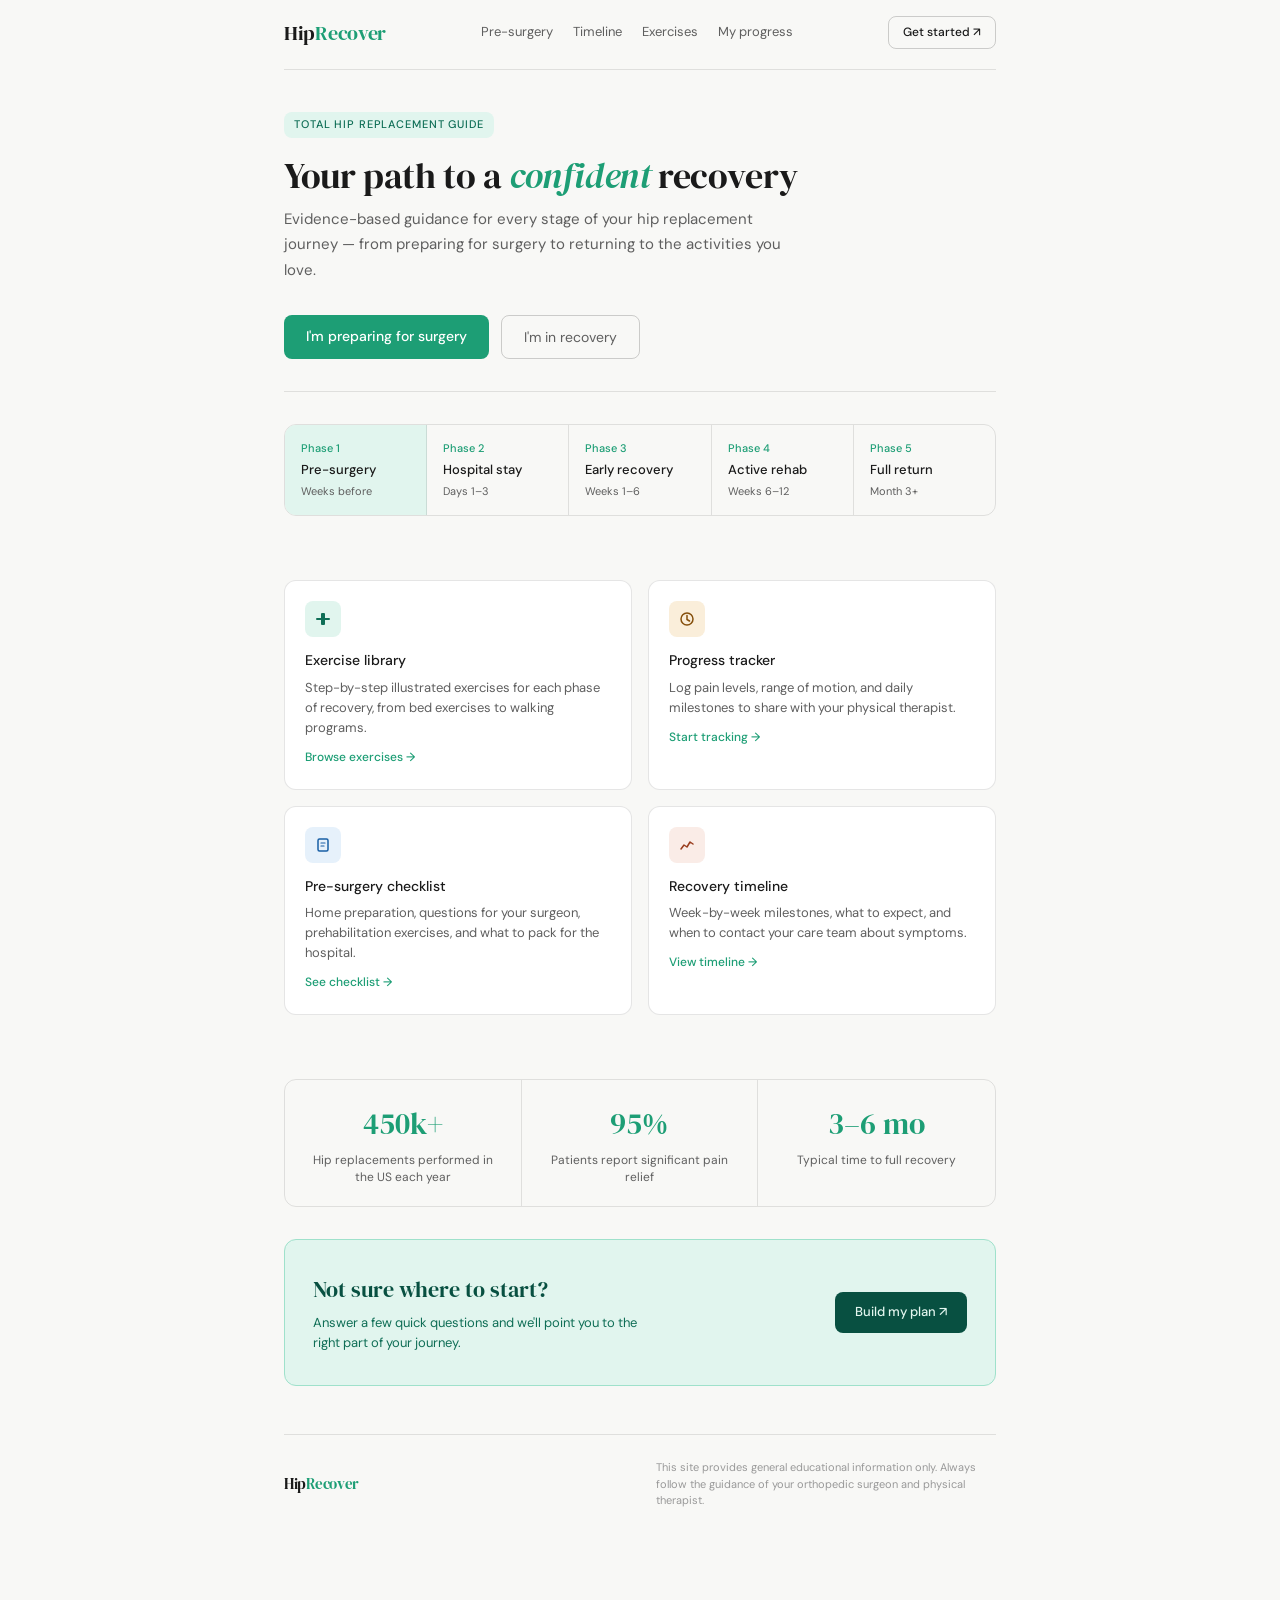
<file: index.html>
<!DOCTYPE html>
<html lang="en">
<head>
  <meta charset="UTF-8">
  <meta name="viewport" content="width=device-width, initial-scale=1.0">
  <title>HipRecover — Total Hip Replacement Guide</title>
  <link rel="stylesheet" href="css/styles.css">
</head>
<body>
<div class="page-wrap">

  <nav class="site-nav">
    <a href="index.html" class="logo">Hip<span>Recover</span></a>
    <div class="nav-links">
      <a href="checklist.html">Pre-surgery</a>
      <a href="timeline.html">Timeline</a>
      <a href="exercises.html">Exercises</a>
      <a href="tracker.html">My progress</a>
    </div>
    <a href="checklist.html" class="nav-cta">Get started ↗</a>
  </nav>

  <div class="page-header">
    <div class="tag">Total Hip Replacement Guide</div>
    <h1>Your path to a <em>confident</em> recovery</h1>
    <p>Evidence-based guidance for every stage of your hip replacement journey — from preparing for surgery to returning to the activities you love.</p>
    <div style="display:flex;gap:12px;margin-top:2rem;flex-wrap:wrap;">
      <a href="checklist.html" class="btn-primary">I'm preparing for surgery</a>
      <a href="exercises.html" class="btn-ghost">I'm in recovery</a>
    </div>
  </div>

  <div class="phase-bar">
    <div class="phase active">
      <div class="phase-num">Phase 1</div>
      <div class="phase-label">Pre-surgery</div>
      <div class="phase-sub">Weeks before</div>
    </div>
    <div class="phase">
      <div class="phase-num">Phase 2</div>
      <div class="phase-label">Hospital stay</div>
      <div class="phase-sub">Days 1–3</div>
    </div>
    <div class="phase">
      <div class="phase-num">Phase 3</div>
      <div class="phase-label">Early recovery</div>
      <div class="phase-sub">Weeks 1–6</div>
    </div>
    <div class="phase">
      <div class="phase-num">Phase 4</div>
      <div class="phase-label">Active rehab</div>
      <div class="phase-sub">Weeks 6–12</div>
    </div>
    <div class="phase">
      <div class="phase-num">Phase 5</div>
      <div class="phase-label">Full return</div>
      <div class="phase-sub">Month 3+</div>
    </div>
  </div>

  <div class="cards-grid">
    <a href="exercises.html" class="section-card card">
      <div class="card-icon sec-teal">
        <svg width="18" height="18" viewBox="0 0 18 18" fill="none"><rect x="2" y="8" width="14" height="2" rx="1" fill="#0F6E56"/><rect x="7" y="3" width="4" height="12" rx="1" fill="#0F6E56"/></svg>
      </div>
      <h3>Exercise library</h3>
      <p>Step-by-step illustrated exercises for each phase of recovery, from bed exercises to walking programs.</p>
      <span class="card-link">Browse exercises →</span>
    </a>
    <a href="tracker.html" class="section-card card">
      <div class="card-icon sec-amber">
        <svg width="18" height="18" viewBox="0 0 18 18" fill="none"><circle cx="9" cy="9" r="6" stroke="#854F0B" stroke-width="1.5" fill="none"/><path d="M9 5.5V9.5L11.5 11" stroke="#854F0B" stroke-width="1.5" stroke-linecap="round"/></svg>
      </div>
      <h3>Progress tracker</h3>
      <p>Log pain levels, range of motion, and daily milestones to share with your physical therapist.</p>
      <span class="card-link">Start tracking →</span>
    </a>
    <a href="checklist.html" class="section-card card">
      <div class="card-icon sec-blue">
        <svg width="18" height="18" viewBox="0 0 18 18" fill="none"><rect x="4" y="3" width="10" height="12" rx="1.5" stroke="#185FA5" stroke-width="1.5" fill="none"/><path d="M7 7h4M7 10h3" stroke="#185FA5" stroke-width="1.2" stroke-linecap="round"/></svg>
      </div>
      <h3>Pre-surgery checklist</h3>
      <p>Home preparation, questions for your surgeon, prehabilitation exercises, and what to pack for the hospital.</p>
      <span class="card-link">See checklist →</span>
    </a>
    <a href="timeline.html" class="section-card card">
      <div class="card-icon sec-coral">
        <svg width="18" height="18" viewBox="0 0 18 18" fill="none"><path d="M3 13 L6 9 L9 11 L12 6 L15 8" stroke="#993C1D" stroke-width="1.5" stroke-linecap="round" stroke-linejoin="round" fill="none"/></svg>
      </div>
      <h3>Recovery timeline</h3>
      <p>Week-by-week milestones, what to expect, and when to contact your care team about symptoms.</p>
      <span class="card-link">View timeline →</span>
    </a>
  </div>

  <div class="stats-row">
    <div class="stat">
      <div class="stat-num">450k+</div>
      <div class="stat-label">Hip replacements performed in the US each year</div>
    </div>
    <div class="stat">
      <div class="stat-num">95%</div>
      <div class="stat-label">Patients report significant pain relief</div>
    </div>
    <div class="stat">
      <div class="stat-num">3–6 mo</div>
      <div class="stat-label">Typical time to full recovery</div>
    </div>
  </div>

  <div class="cta-strip">
    <div>
      <h2>Not sure where to start?</h2>
      <p>Answer a few quick questions and we'll point you to the right part of your journey.</p>
    </div>
    <a href="checklist.html" class="btn-dark">Build my plan ↗</a>
  </div>

  <footer class="site-footer">
    <a href="index.html" class="logo">Hip<span>Recover</span></a>
    <p class="footer-note">This site provides general educational information only. Always follow the guidance of your orthopedic surgeon and physical therapist.</p>
  </footer>

</div>
</body>
</html>
</file>
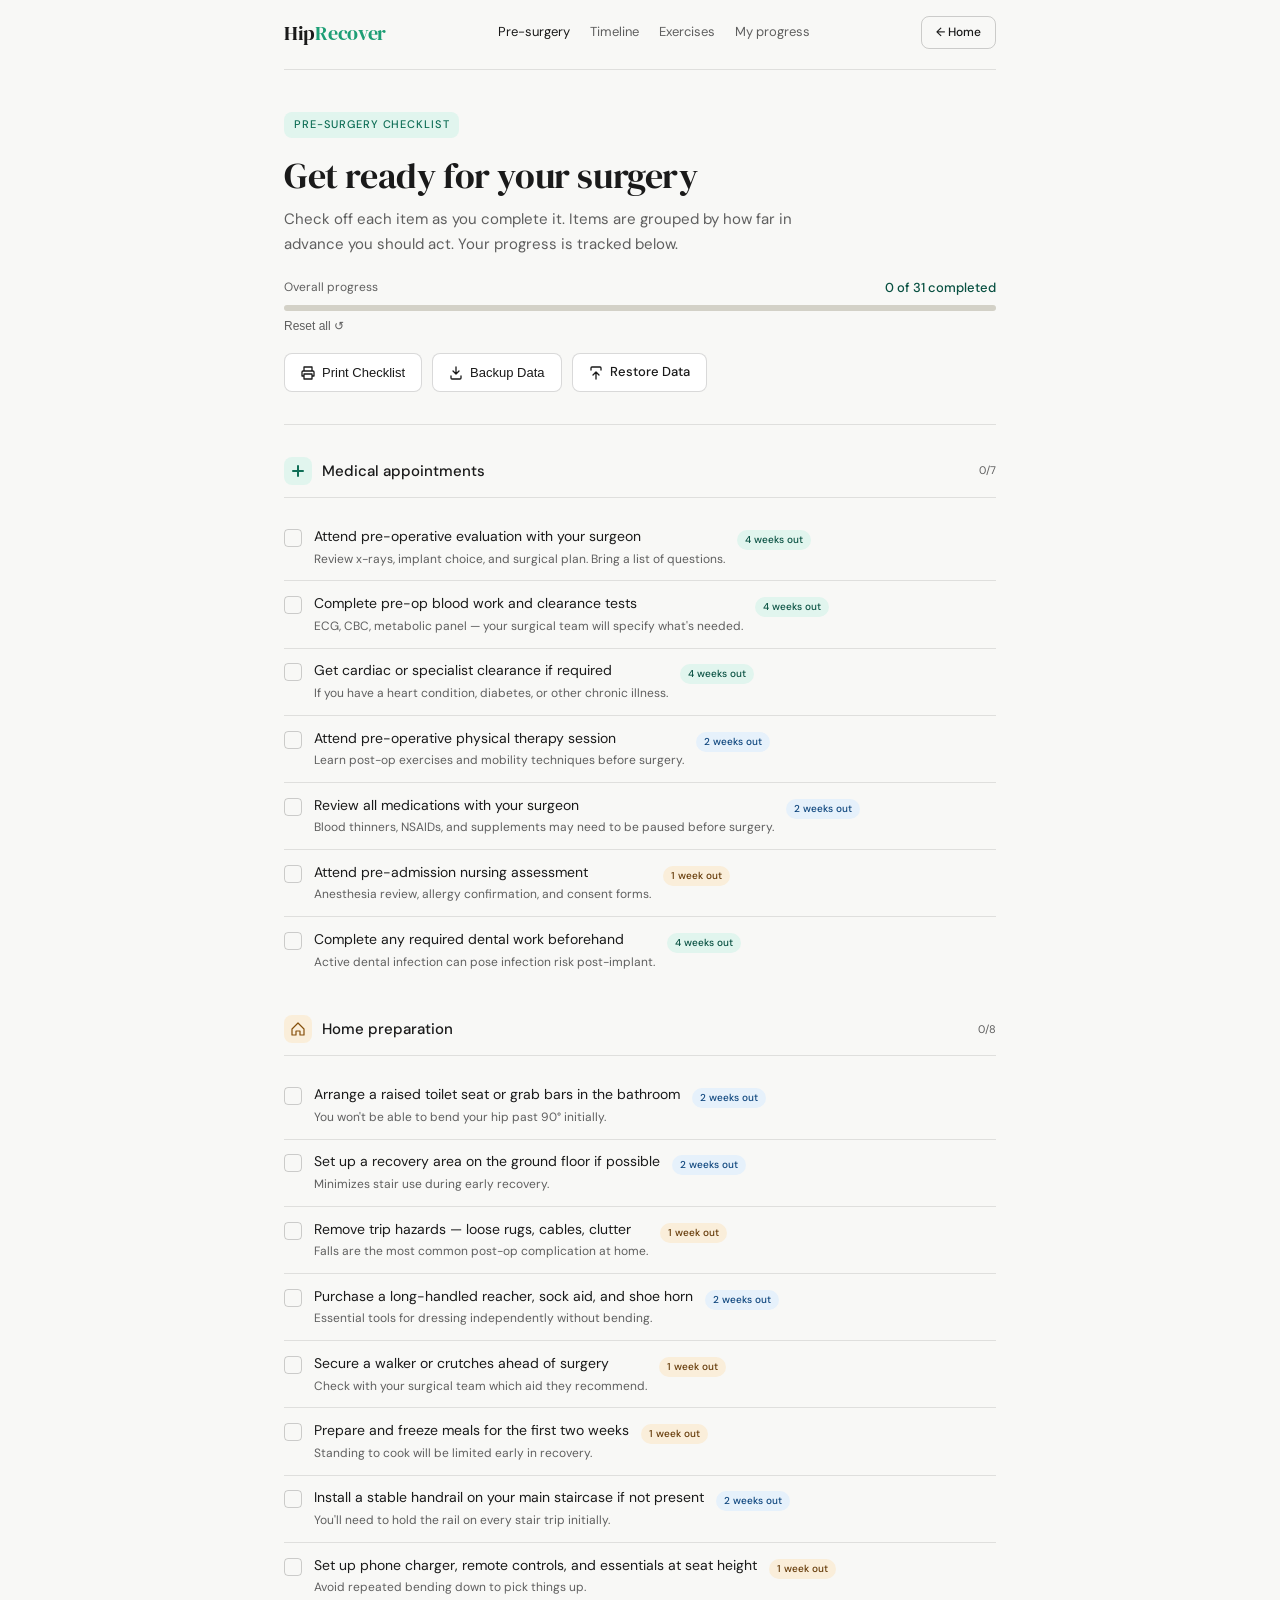
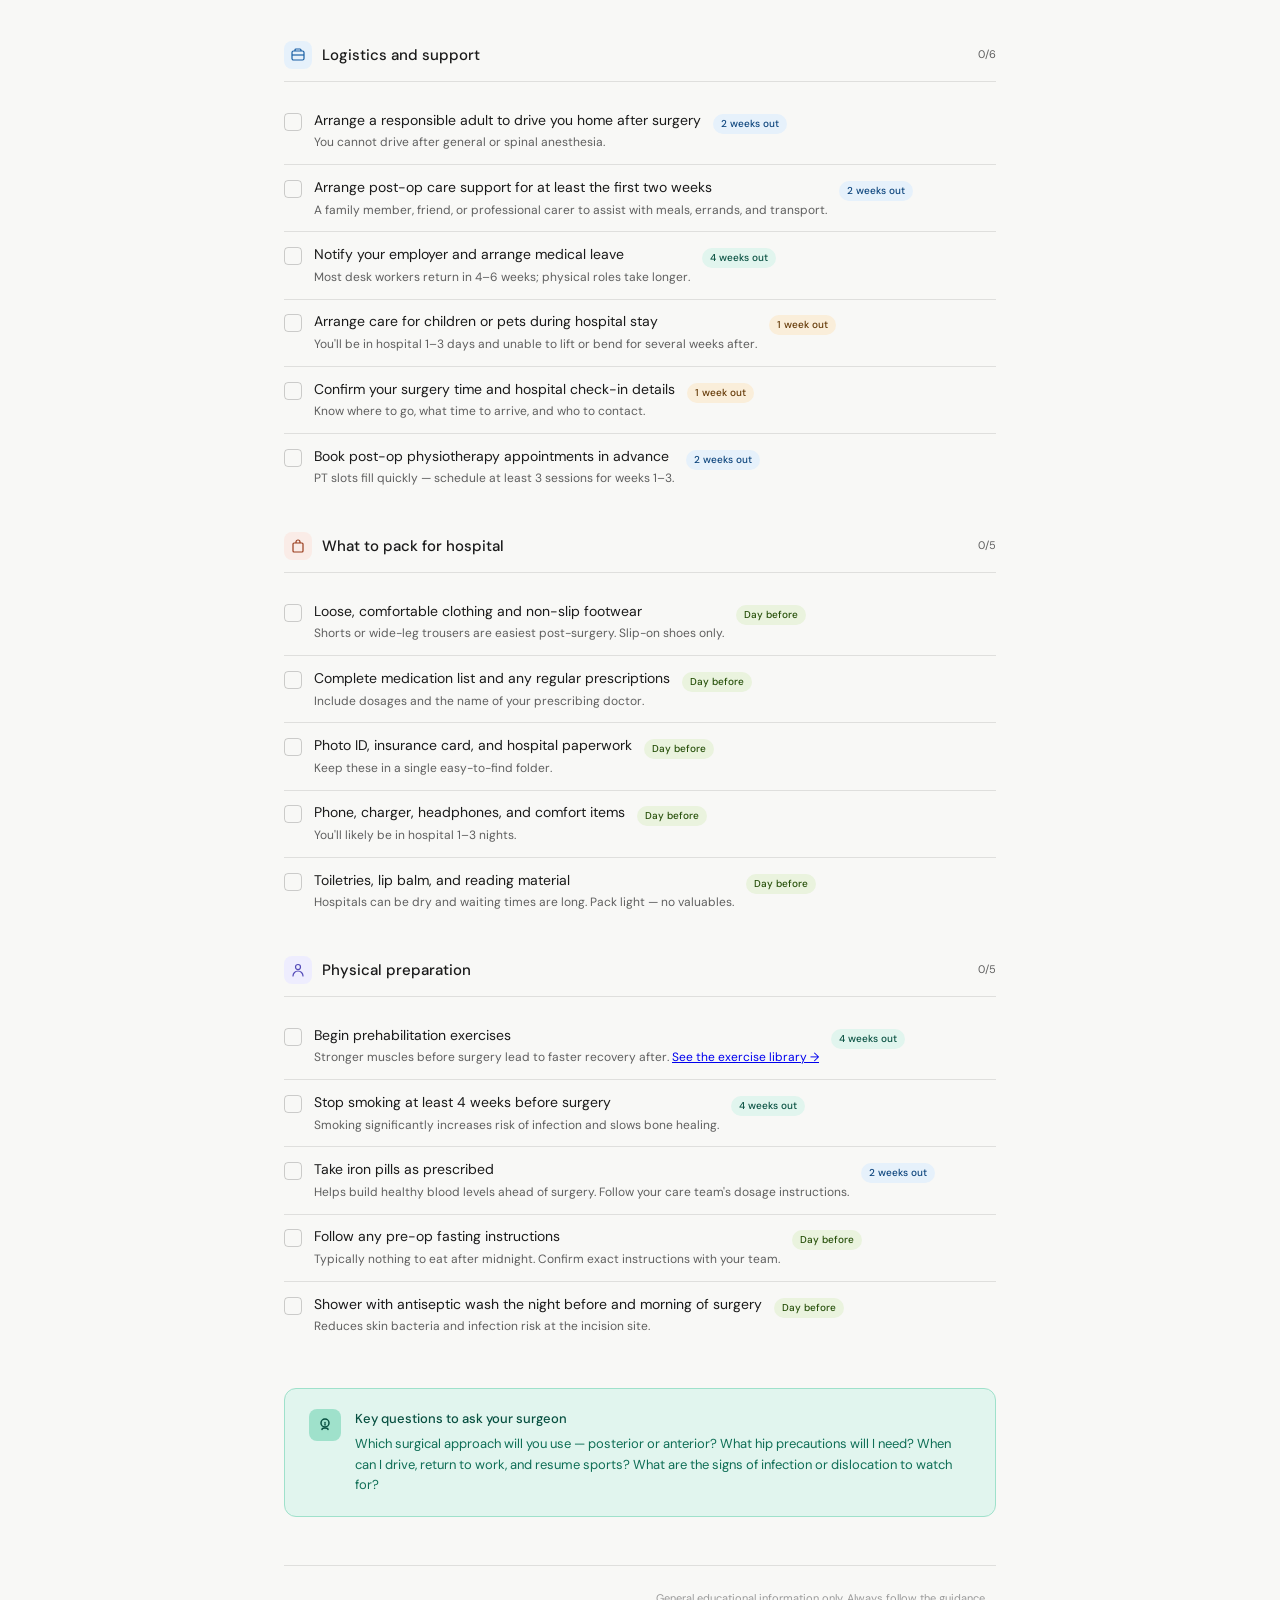
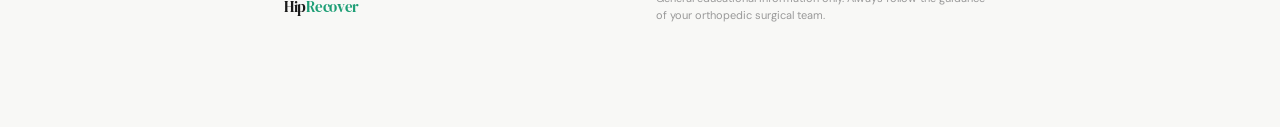
<file: checklist.html>
<!DOCTYPE html>
<html lang="en">
<head>
  <meta charset="UTF-8">
  <meta name="viewport" content="width=device-width, initial-scale=1.0">
  <title>Pre-Surgery Checklist — HipRecover</title>
  <link rel="stylesheet" href="css/styles.css">
  <style>
    .action-bar { display: flex; gap: 10px; flex-wrap: wrap; }
    .btn-print { display: inline-flex; align-items: center; gap: 7px; font-size: 13px; font-weight: 500; padding: 8px 16px; border: 1px solid rgba(0,0,0,0.15); border-radius: 8px; cursor: pointer; background: #fff; color: #1a1a1a; text-decoration: none; }
    .btn-print:hover { background: #f5f5f3; }
    @media print {
      .no-print, .site-nav, .site-footer, .reset-btn, .action-bar, .info-box { display: none !important; }
      body { background: #fff; font-size: 12px; }
      .page-wrap { max-width: 100%; padding: 0 12px; }
      .page-header { padding: 1rem 0; border-bottom: 2px solid #000; }
      .page-header h1 { font-size: 22px; }
      .page-header p { font-size: 11px; color: #555; }
      .tag { border: 1px solid #999; background: transparent; color: #333; }
      .progress-bar-wrap { -webkit-print-color-adjust: exact; print-color-adjust: exact; }
      .progress-bar-fill { -webkit-print-color-adjust: exact; print-color-adjust: exact; }
      .section { page-break-inside: avoid; }
      .check-item { padding: .5rem 0; }
      .cb { border: 1.5px solid #666; }
      .cb.done { background: #1D9E75 !important; border-color: #1D9E75 !important; -webkit-print-color-adjust: exact; print-color-adjust: exact; }
      .timing-pill { border: 1px solid #ccc; background: transparent !important; color: #333 !important; -webkit-print-color-adjust: exact; print-color-adjust: exact; }
      .check-item.done-item .label { color: #999; }
      .section-head { border-bottom: 1px solid #ccc; }
      .sec-icon { border: 1px solid #ccc; background: transparent !important; }
      .print-date { display: block !important; font-size: 10px; color: #999; margin-top: 4px; }
    }
    .print-date { display: none; }
  </style>
</head>
<body>
<div class="page-wrap">

  <nav class="site-nav">
    <a href="index.html" class="logo">Hip<span>Recover</span></a>
    <div class="nav-links">
      <a href="checklist.html" class="active">Pre-surgery</a>
      <a href="timeline.html">Timeline</a>
      <a href="exercises.html">Exercises</a>
      <a href="tracker.html">My progress</a>
    </div>
    <a href="index.html" class="nav-cta">← Home</a>
  </nav>

  <div class="page-header">
    <div class="tag">Pre-surgery checklist</div>
    <h1>Get ready for your surgery</h1>
    <p>Check off each item as you complete it. Items are grouped by how far in advance you should act. Your progress is tracked below.</p>
    <div style="margin-top:1.25rem;">
      <div class="progress-label">
        <span>Overall progress</span>
        <strong id="prog-text">0 of 31 completed</strong>
      </div>
      <div class="progress-bar-wrap"><div class="progress-bar-fill" id="prog-bar" style="width:0%"></div></div>
    </div>
    <button class="reset-btn" onclick="resetAll()">Reset all ↺</button>
    <div class="action-bar no-print" style="margin-top:1rem;">
      <button class="btn-print" onclick="printChecklist()">
        <svg width="14" height="14" viewBox="0 0 14 14" fill="none"><path d="M3 5V1h8v4M3 10H1V6a1 1 0 011-1h10a1 1 0 011 1v4h-2M3 8h8v5H3V8z" stroke="currentColor" stroke-width="1.3" stroke-linejoin="round" fill="none"/></svg>
        Print Checklist
      </button>
      <button class="btn-print" onclick="backupData()">
        <svg width="14" height="14" viewBox="0 0 14 14" fill="none"><path d="M7 1v7M4 5l3 3 3-3M2 10v2a1 1 0 001 1h8a1 1 0 001-1v-2" stroke="currentColor" stroke-width="1.3" stroke-linecap="round" stroke-linejoin="round"/></svg>
        Backup Data
      </button>
      <label class="btn-print" style="cursor:pointer;">
        <svg width="14" height="14" viewBox="0 0 14 14" fill="none"><path d="M7 13V6M4 9l3-3 3 3M2 4V2a1 1 0 011-1h8a1 1 0 011 1v2" stroke="currentColor" stroke-width="1.3" stroke-linecap="round" stroke-linejoin="round"/></svg>
        Restore Data
        <input type="file" id="restore-input" accept=".json" style="display:none" onchange="restoreData(this)">
      </label>
    </div>
  </div>

  <!-- MEDICAL -->
  <div class="section" data-sec="medical" style="margin-top:2rem;">
    <div class="section-head">
      <div class="sec-icon sec-teal">
        <svg width="16" height="16" viewBox="0 0 16 16" fill="none"><rect x="7" y="2" width="2" height="12" rx="1" fill="#0F6E56"/><rect x="2" y="7" width="12" height="2" rx="1" fill="#0F6E56"/></svg>
      </div>
      <h2>Medical appointments</h2>
      <span class="sec-count" id="cnt-medical">0/7</span>
    </div>
    <div class="check-item" onclick="toggle(this)"><div class="cb"></div><div class="check-text"><div class="label">Attend pre-operative evaluation with your surgeon</div><div class="sub">Review x-rays, implant choice, and surgical plan. Bring a list of questions.</div></div><span class="timing-pill t4w">4 weeks out</span></div>
    <div class="check-item" onclick="toggle(this)"><div class="cb"></div><div class="check-text"><div class="label">Complete pre-op blood work and clearance tests</div><div class="sub">ECG, CBC, metabolic panel — your surgical team will specify what's needed.</div></div><span class="timing-pill t4w">4 weeks out</span></div>
    <div class="check-item" onclick="toggle(this)"><div class="cb"></div><div class="check-text"><div class="label">Get cardiac or specialist clearance if required</div><div class="sub">If you have a heart condition, diabetes, or other chronic illness.</div></div><span class="timing-pill t4w">4 weeks out</span></div>
    <div class="check-item" onclick="toggle(this)"><div class="cb"></div><div class="check-text"><div class="label">Attend pre-operative physical therapy session</div><div class="sub">Learn post-op exercises and mobility techniques before surgery.</div></div><span class="timing-pill t2w">2 weeks out</span></div>
    <div class="check-item" onclick="toggle(this)"><div class="cb"></div><div class="check-text"><div class="label">Review all medications with your surgeon</div><div class="sub">Blood thinners, NSAIDs, and supplements may need to be paused before surgery.</div></div><span class="timing-pill t2w">2 weeks out</span></div>
    <div class="check-item" onclick="toggle(this)"><div class="cb"></div><div class="check-text"><div class="label">Attend pre-admission nursing assessment</div><div class="sub">Anesthesia review, allergy confirmation, and consent forms.</div></div><span class="timing-pill t1w">1 week out</span></div>
    <div class="check-item" onclick="toggle(this)"><div class="cb"></div><div class="check-text"><div class="label">Complete any required dental work beforehand</div><div class="sub">Active dental infection can pose infection risk post-implant.</div></div><span class="timing-pill t4w">4 weeks out</span></div>
  </div>

  <!-- HOME -->
  <div class="section" data-sec="home" style="margin-top:2rem;">
    <div class="section-head">
      <div class="sec-icon sec-amber">
        <svg width="16" height="16" viewBox="0 0 16 16" fill="none"><path d="M2 8L8 2L14 8V14H10V10H6V14H2V8Z" stroke="#854F0B" stroke-width="1.2" fill="none" stroke-linejoin="round"/></svg>
      </div>
      <h2>Home preparation</h2>
      <span class="sec-count" id="cnt-home">0/8</span>
    </div>
    <div class="check-item" onclick="toggle(this)"><div class="cb"></div><div class="check-text"><div class="label">Arrange a raised toilet seat or grab bars in the bathroom</div><div class="sub">You won't be able to bend your hip past 90° initially.</div></div><span class="timing-pill t2w">2 weeks out</span></div>
    <div class="check-item" onclick="toggle(this)"><div class="cb"></div><div class="check-text"><div class="label">Set up a recovery area on the ground floor if possible</div><div class="sub">Minimizes stair use during early recovery.</div></div><span class="timing-pill t2w">2 weeks out</span></div>
    <div class="check-item" onclick="toggle(this)"><div class="cb"></div><div class="check-text"><div class="label">Remove trip hazards — loose rugs, cables, clutter</div><div class="sub">Falls are the most common post-op complication at home.</div></div><span class="timing-pill t1w">1 week out</span></div>
    <div class="check-item" onclick="toggle(this)"><div class="cb"></div><div class="check-text"><div class="label">Purchase a long-handled reacher, sock aid, and shoe horn</div><div class="sub">Essential tools for dressing independently without bending.</div></div><span class="timing-pill t2w">2 weeks out</span></div>
    <div class="check-item" onclick="toggle(this)"><div class="cb"></div><div class="check-text"><div class="label">Secure a walker or crutches ahead of surgery</div><div class="sub">Check with your surgical team which aid they recommend.</div></div><span class="timing-pill t1w">1 week out</span></div>
    <div class="check-item" onclick="toggle(this)"><div class="cb"></div><div class="check-text"><div class="label">Prepare and freeze meals for the first two weeks</div><div class="sub">Standing to cook will be limited early in recovery.</div></div><span class="timing-pill t1w">1 week out</span></div>
    <div class="check-item" onclick="toggle(this)"><div class="cb"></div><div class="check-text"><div class="label">Install a stable handrail on your main staircase if not present</div><div class="sub">You'll need to hold the rail on every stair trip initially.</div></div><span class="timing-pill t2w">2 weeks out</span></div>
    <div class="check-item" onclick="toggle(this)"><div class="cb"></div><div class="check-text"><div class="label">Set up phone charger, remote controls, and essentials at seat height</div><div class="sub">Avoid repeated bending down to pick things up.</div></div><span class="timing-pill t1w">1 week out</span></div>
  </div>

  <!-- LOGISTICS -->
  <div class="section" data-sec="logistics" style="margin-top:2rem;">
    <div class="section-head">
      <div class="sec-icon sec-blue">
        <svg width="16" height="16" viewBox="0 0 16 16" fill="none"><rect x="2" y="4" width="12" height="9" rx="1.5" stroke="#185FA5" stroke-width="1.2" fill="none"/><path d="M5 4V3a1 1 0 011-1h4a1 1 0 011 1v1" stroke="#185FA5" stroke-width="1.2"/><path d="M2 8h12" stroke="#185FA5" stroke-width="1.2"/></svg>
      </div>
      <h2>Logistics and support</h2>
      <span class="sec-count" id="cnt-logistics">0/6</span>
    </div>
    <div class="check-item" onclick="toggle(this)"><div class="cb"></div><div class="check-text"><div class="label">Arrange a responsible adult to drive you home after surgery</div><div class="sub">You cannot drive after general or spinal anesthesia.</div></div><span class="timing-pill t2w">2 weeks out</span></div>
    <div class="check-item" onclick="toggle(this)"><div class="cb"></div><div class="check-text"><div class="label">Arrange post-op care support for at least the first two weeks</div><div class="sub">A family member, friend, or professional carer to assist with meals, errands, and transport.</div></div><span class="timing-pill t2w">2 weeks out</span></div>
    <div class="check-item" onclick="toggle(this)"><div class="cb"></div><div class="check-text"><div class="label">Notify your employer and arrange medical leave</div><div class="sub">Most desk workers return in 4–6 weeks; physical roles take longer.</div></div><span class="timing-pill t4w">4 weeks out</span></div>
    <div class="check-item" onclick="toggle(this)"><div class="cb"></div><div class="check-text"><div class="label">Arrange care for children or pets during hospital stay</div><div class="sub">You'll be in hospital 1–3 days and unable to lift or bend for several weeks after.</div></div><span class="timing-pill t1w">1 week out</span></div>
    <div class="check-item" onclick="toggle(this)"><div class="cb"></div><div class="check-text"><div class="label">Confirm your surgery time and hospital check-in details</div><div class="sub">Know where to go, what time to arrive, and who to contact.</div></div><span class="timing-pill t1w">1 week out</span></div>
    <div class="check-item" onclick="toggle(this)"><div class="cb"></div><div class="check-text"><div class="label">Book post-op physiotherapy appointments in advance</div><div class="sub">PT slots fill quickly — schedule at least 3 sessions for weeks 1–3.</div></div><span class="timing-pill t2w">2 weeks out</span></div>
  </div>

  <!-- PACK -->
  <div class="section" data-sec="pack" style="margin-top:2rem;">
    <div class="section-head">
      <div class="sec-icon sec-coral">
        <svg width="16" height="16" viewBox="0 0 16 16" fill="none"><rect x="3" y="5" width="10" height="9" rx="1" stroke="#993C1D" stroke-width="1.2" fill="none"/><path d="M6 5V4a2 2 0 014 0v1" stroke="#993C1D" stroke-width="1.2"/></svg>
      </div>
      <h2>What to pack for hospital</h2>
      <span class="sec-count" id="cnt-pack">0/5</span>
    </div>
    <div class="check-item" onclick="toggle(this)"><div class="cb"></div><div class="check-text"><div class="label">Loose, comfortable clothing and non-slip footwear</div><div class="sub">Shorts or wide-leg trousers are easiest post-surgery. Slip-on shoes only.</div></div><span class="timing-pill td">Day before</span></div>
    <div class="check-item" onclick="toggle(this)"><div class="cb"></div><div class="check-text"><div class="label">Complete medication list and any regular prescriptions</div><div class="sub">Include dosages and the name of your prescribing doctor.</div></div><span class="timing-pill td">Day before</span></div>
    <div class="check-item" onclick="toggle(this)"><div class="cb"></div><div class="check-text"><div class="label">Photo ID, insurance card, and hospital paperwork</div><div class="sub">Keep these in a single easy-to-find folder.</div></div><span class="timing-pill td">Day before</span></div>
    <div class="check-item" onclick="toggle(this)"><div class="cb"></div><div class="check-text"><div class="label">Phone, charger, headphones, and comfort items</div><div class="sub">You'll likely be in hospital 1–3 nights.</div></div><span class="timing-pill td">Day before</span></div>
    <div class="check-item" onclick="toggle(this)"><div class="cb"></div><div class="check-text"><div class="label">Toiletries, lip balm, and reading material</div><div class="sub">Hospitals can be dry and waiting times are long. Pack light — no valuables.</div></div><span class="timing-pill td">Day before</span></div>
  </div>

  <!-- BODY -->
  <div class="section" data-sec="body" style="margin-top:2rem;">
    <div class="section-head">
      <div class="sec-icon sec-purple">
        <svg width="16" height="16" viewBox="0 0 16 16" fill="none"><circle cx="8" cy="5" r="2.5" stroke="#534AB7" stroke-width="1.2" fill="none"/><path d="M3 14c0-2.76 2.24-5 5-5s5 2.24 5 5" stroke="#534AB7" stroke-width="1.2" stroke-linecap="round" fill="none"/></svg>
      </div>
      <h2>Physical preparation</h2>
      <span class="sec-count" id="cnt-body">0/5</span>
    </div>
    <div class="check-item" onclick="toggle(this)"><div class="cb"></div><div class="check-text"><div class="label">Begin prehabilitation exercises</div><div class="sub">Stronger muscles before surgery lead to faster recovery after. <a href="exercises.html">See the exercise library →</a></div></div><span class="timing-pill t4w">4 weeks out</span></div>
    <div class="check-item" onclick="toggle(this)"><div class="cb"></div><div class="check-text"><div class="label">Stop smoking at least 4 weeks before surgery</div><div class="sub">Smoking significantly increases risk of infection and slows bone healing.</div></div><span class="timing-pill t4w">4 weeks out</span></div>
    <div class="check-item" onclick="toggle(this)"><div class="cb"></div><div class="check-text"><div class="label">Take iron pills as prescribed</div><div class="sub">Helps build healthy blood levels ahead of surgery. Follow your care team's dosage instructions.</div></div><span class="timing-pill t2w">2 weeks out</span></div>
    <div class="check-item" onclick="toggle(this)"><div class="cb"></div><div class="check-text"><div class="label">Follow any pre-op fasting instructions</div><div class="sub">Typically nothing to eat after midnight. Confirm exact instructions with your team.</div></div><span class="timing-pill td">Day before</span></div>
    <div class="check-item" onclick="toggle(this)"><div class="cb"></div><div class="check-text"><div class="label">Shower with antiseptic wash the night before and morning of surgery</div><div class="sub">Reduces skin bacteria and infection risk at the incision site.</div></div><span class="timing-pill td">Day before</span></div>
  </div>

  <div class="info-box" style="margin-top:2.5rem;">
    <div class="info-icon">
      <svg width="16" height="16" viewBox="0 0 16 16" fill="none"><path d="M8 2a4 4 0 100 8A4 4 0 008 2zM8 7v1M8 5.5v.5" stroke="#085041" stroke-width="1.5" stroke-linecap="round"/><path d="M5 12.5c0-.83 1.34-1.5 3-1.5s3 .67 3 1.5" stroke="#085041" stroke-width="1.5" stroke-linecap="round"/></svg>
    </div>
    <div>
      <h4>Key questions to ask your surgeon</h4>
      <p>Which surgical approach will you use — posterior or anterior? What hip precautions will I need? When can I drive, return to work, and resume sports? What are the signs of infection or dislocation to watch for?</p>
    </div>
  </div>

  <footer class="site-footer">
    <a href="index.html" class="logo">Hip<span>Recover</span></a>
    <p class="footer-note">General educational information only. Always follow the guidance of your orthopedic surgical team.</p>
  </footer>

</div>
<script>
const TOTAL = 31;
const counts = {medical:7, home:8, logistics:6, pack:5, body:5};
const done = {medical:0, home:0, logistics:0, pack:0, body:0};

const STORAGE_KEY = 'hiprecover_checklist';

// Load saved state
function loadState() {
  try {
    const saved = JSON.parse(localStorage.getItem(STORAGE_KEY) || '{}');
    if (saved.checked) {
      saved.checked.forEach(idx => {
        const items = document.querySelectorAll('.check-item');
        if (items[idx]) markDone(items[idx], true);
      });
    }
  } catch(e) {}
}

function getCheckedIndices() {
  const indices = [];
  document.querySelectorAll('.check-item').forEach((item, idx) => {
    if (item.classList.contains('done-item')) indices.push(idx);
  });
  return indices;
}

function saveState() {
  localStorage.setItem(STORAGE_KEY, JSON.stringify({ checked: getCheckedIndices(), savedAt: new Date().toISOString() }));
}

function getSec(item) { return item.closest('.section').dataset.sec; }

function markDone(item, isDone) {
  const cb = item.querySelector('.cb');
  if (isDone) {
    item.classList.add('done-item');
    cb.classList.add('done');
    cb.innerHTML = '<svg width="10" height="10" viewBox="0 0 10 10" fill="none"><path d="M2 5l2.5 2.5L8 3" stroke="#fff" stroke-width="1.5" stroke-linecap="round" stroke-linejoin="round"/></svg>';
  } else {
    item.classList.remove('done-item');
    cb.classList.remove('done');
    cb.innerHTML = '';
  }
  const sec = getSec(item);
  done[sec] = [...document.querySelectorAll(`.section[data-sec="${sec}"] .check-item.done-item`)].length;
  updateProgress();
  updateCount(sec);
}

function toggle(item) {
  const isDone = !item.classList.contains('done-item');
  markDone(item, isDone);
  saveState();
}

function updateProgress() {
  const total_done = Object.values(done).reduce((a,b) => a+b, 0);
  const pct = Math.round(total_done / TOTAL * 100);
  document.getElementById('prog-bar').style.width = pct + '%';
  document.getElementById('prog-text').textContent = total_done + ' of ' + TOTAL + ' completed';
}

function updateCount(sec) {
  document.getElementById('cnt-' + sec).textContent = done[sec] + '/' + counts[sec];
}

function resetAll() {
  document.querySelectorAll('.check-item').forEach(i => markDone(i, false));
  Object.keys(done).forEach(k => { done[k] = 0; updateCount(k); });
  updateProgress();
  saveState();
}

function printChecklist() {
  window.print();
}

function backupData() {
  const checklistData = JSON.parse(localStorage.getItem(STORAGE_KEY) || '{}');
  const trackerData = JSON.parse(localStorage.getItem('hiprecover_entries') || '[]');
  const backup = {
    version: '1.0',
    exportedAt: new Date().toISOString(),
    checklist: checklistData,
    tracker: trackerData
  };
  const blob = new Blob([JSON.stringify(backup, null, 2)], { type: 'application/json' });
  const url = URL.createObjectURL(blob);
  const a = document.createElement('a');
  a.href = url;
  a.download = `hiprecover-backup-${new Date().toISOString().slice(0,10)}.json`;
  a.click();
  URL.revokeObjectURL(url);
}

function restoreData(input) {
  const file = input.files[0];
  if (!file) return;
  const reader = new FileReader();
  reader.onload = (e) => {
    try {
      const data = JSON.parse(e.target.result);
      if (!data.version) throw new Error('Invalid backup file');
      if (!confirm('This will overwrite your current data. Continue?')) { input.value = ''; return; }
      if (data.checklist) localStorage.setItem(STORAGE_KEY, JSON.stringify(data.checklist));
      if (data.tracker) localStorage.setItem('hiprecover_entries', JSON.stringify(data.tracker));
      // Reset visual state and reload
      document.querySelectorAll('.check-item').forEach(i => markDone(i, false));
      Object.keys(done).forEach(k => done[k] = 0);
      loadState();
      Object.keys(counts).forEach(updateCount);
      alert('Data restored successfully!');
    } catch(err) {
      alert('Could not restore: ' + err.message);
    }
    input.value = '';
  };
  reader.readAsText(file);
}

loadState();
Object.keys(counts).forEach(updateCount);
</script>
</body>
</html>
</file>
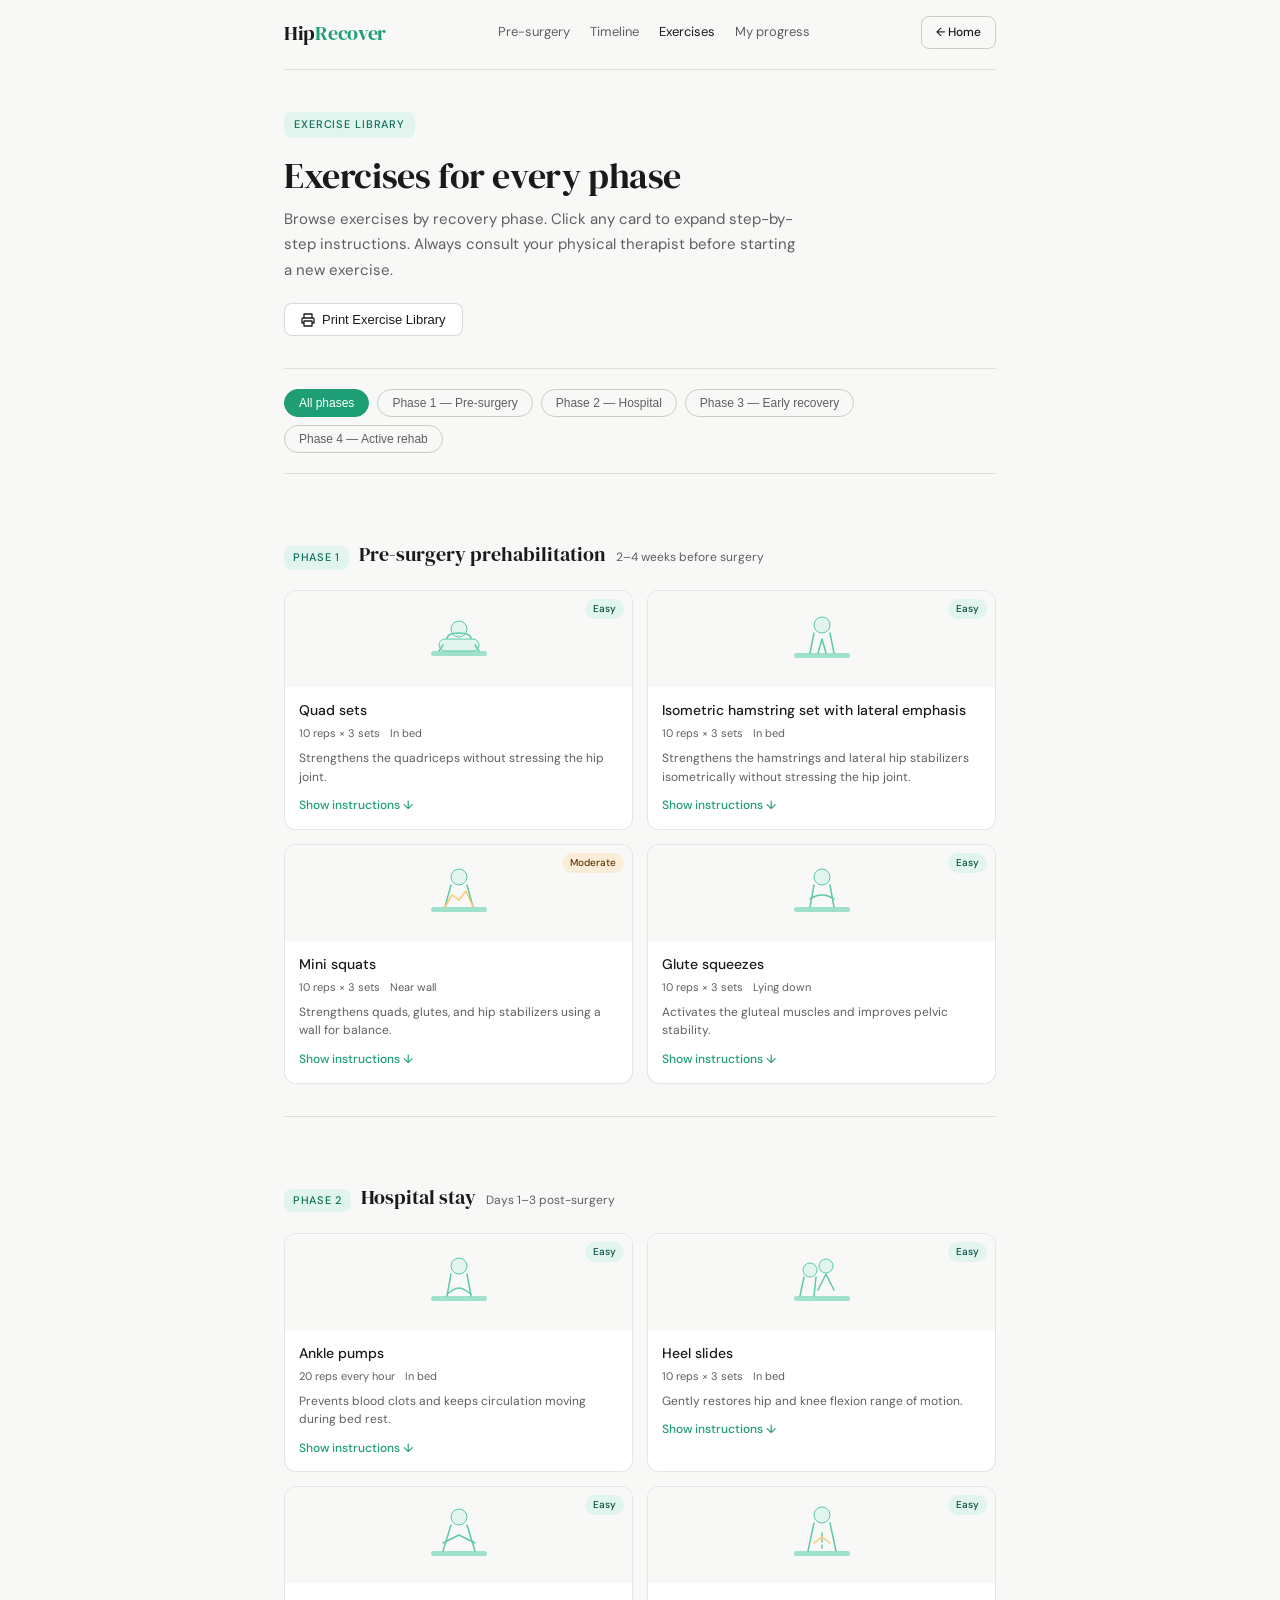
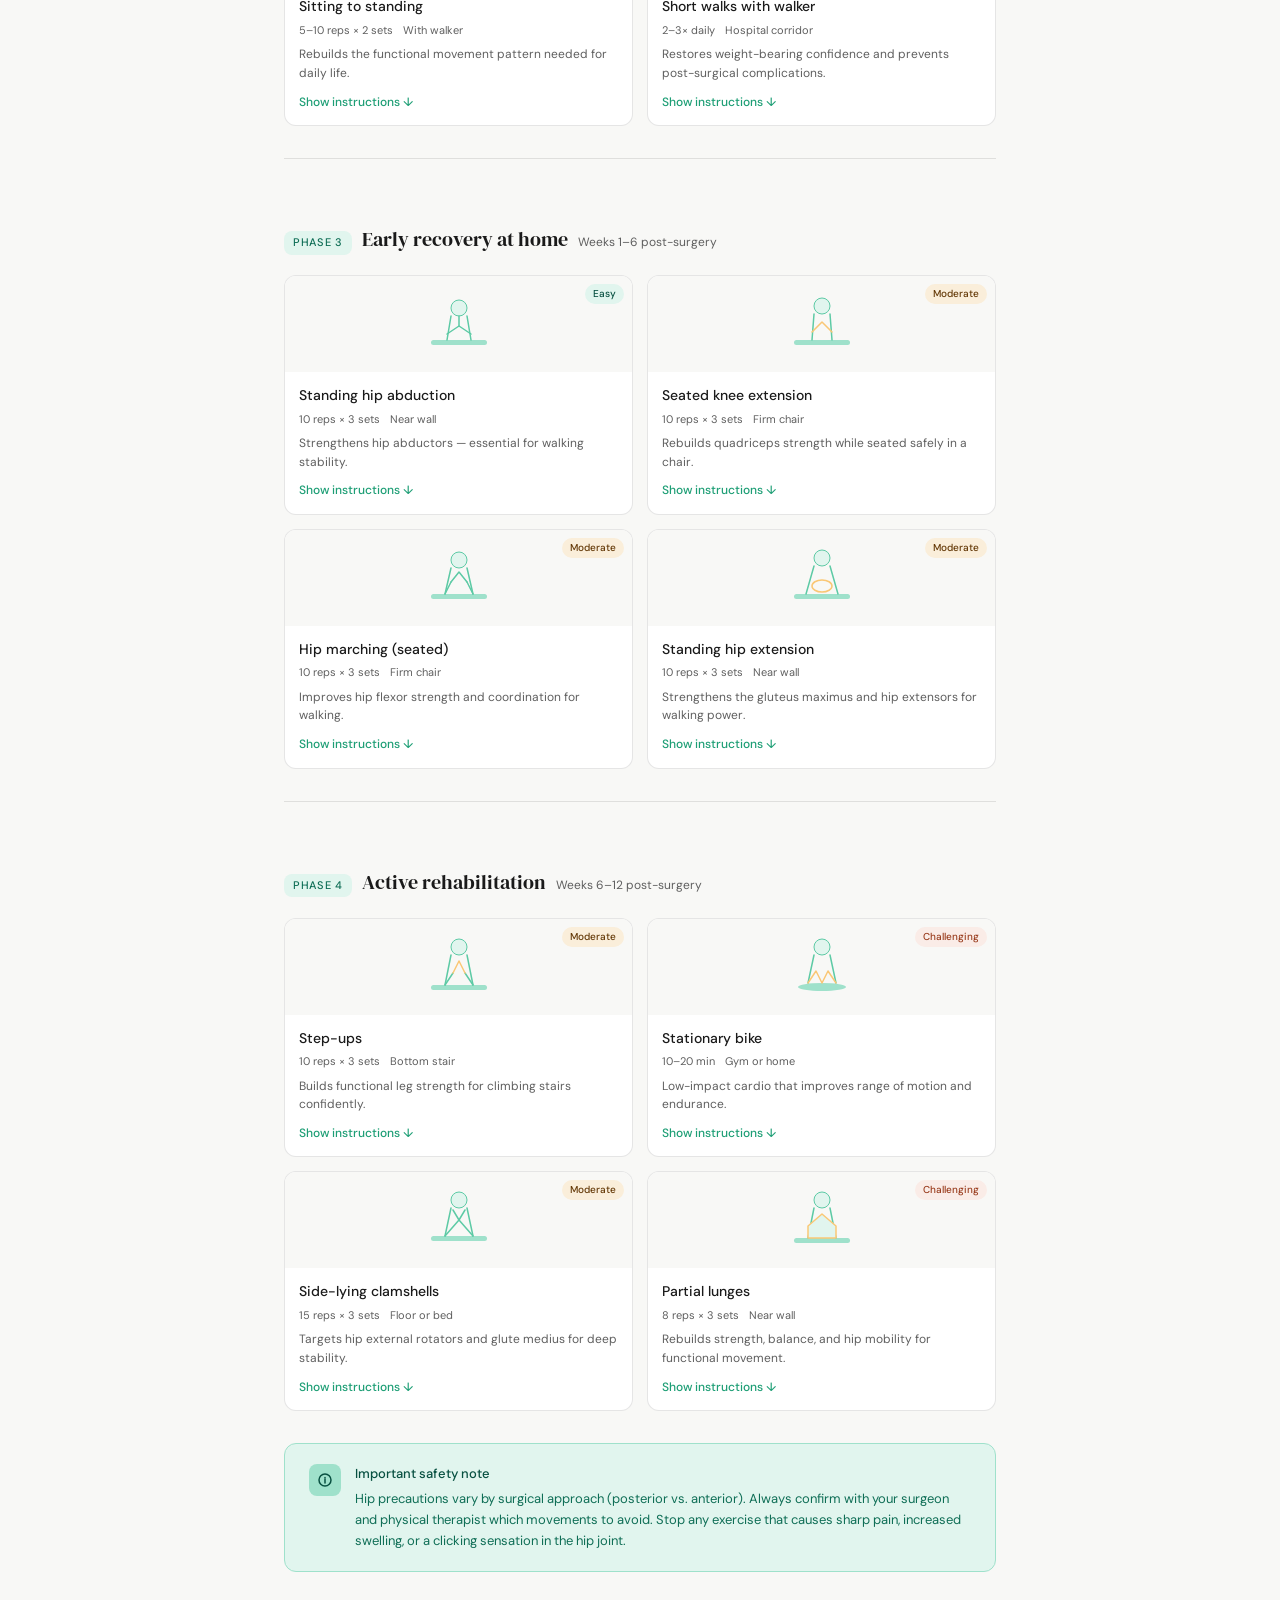
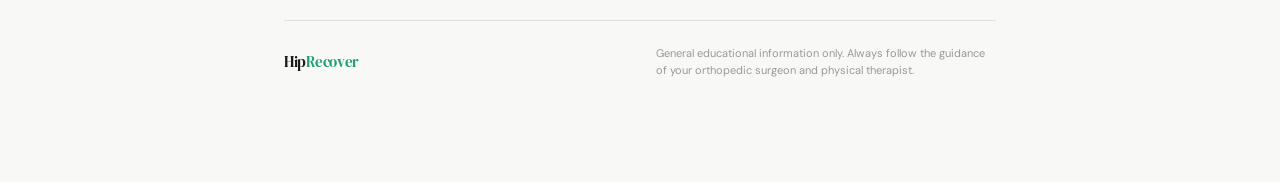
<file: exercises.html>
<!DOCTYPE html>
<html lang="en">
<head>
  <meta charset="UTF-8">
  <meta name="viewport" content="width=device-width, initial-scale=1.0">
  <title>Exercise Library — HipRecover</title>
  <link rel="stylesheet" href="css/styles.css">
  <style>
    .action-bar { display: flex; gap: 10px; margin-top: 1.25rem; flex-wrap: wrap; }
    .btn-print { display: inline-flex; align-items: center; gap: 7px; font-size: 13px; font-weight: 500; padding: 8px 16px; border: 1px solid rgba(0,0,0,0.15); border-radius: 8px; cursor: pointer; background: #fff; color: #1a1a1a; }
    .btn-print:hover { background: #f5f5f3; }
    @media print {
      .no-print, .site-nav, .filter-bar, .site-footer, .info-box, .ex-tog, .divider { display: none !important; }
      body { background: #fff; font-size: 12px; }
      .page-wrap { max-width: 100%; padding: 0 12px; }
      .page-header { padding: 1rem 0; border-bottom: 2px solid #000; margin-bottom: 1rem; }
      .page-header h1 { font-size: 22px; }
      .page-header p { font-size: 11px; }
      .tag { border: 1px solid #999; background: transparent; color: #333; }
      .ex-grid { grid-template-columns: repeat(2, 1fr); gap: 10px; page-break-inside: avoid; }
      .ex-card { border: 1px solid #ccc; border-radius: 6px; page-break-inside: avoid; }
      .ex-illus { height: 70px; }
      .ex-steps { display: block !important; }
      .ph-head { margin-bottom: 8px; }
      .ph-badge { border: 1px solid #0F6E56; background: transparent; }
      .ph-title { font-size: 16px; }
      .phase-section { padding-top: 1rem; }
      .diff { border: 1px solid #ccc; background: transparent; color: #333; }
      .sn { border: 1px solid #0F6E56; background: transparent; color: #0F6E56; }
      .print-date { display: block !important; font-size: 10px; color: #999; margin-top: 4px; }
    }
    .print-date { display: none; }
  </style>
</head>
<body>
<div class="page-wrap">

  <nav class="site-nav">
    <a href="index.html" class="logo">Hip<span>Recover</span></a>
    <div class="nav-links">
      <a href="checklist.html">Pre-surgery</a>
      <a href="timeline.html">Timeline</a>
      <a href="exercises.html" class="active">Exercises</a>
      <a href="tracker.html">My progress</a>
    </div>
    <a href="index.html" class="nav-cta">← Home</a>
  </nav>

  <div class="page-header">
    <div class="tag">Exercise Library</div>
    <h1>Exercises for every phase</h1>
    <p>Browse exercises by recovery phase. Click any card to expand step-by-step instructions. Always consult your physical therapist before starting a new exercise.</p>
    <div class="action-bar no-print">
      <button class="btn-print" onclick="printExercises()">
        <svg width="14" height="14" viewBox="0 0 14 14" fill="none"><path d="M3 5V1h8v4M3 10H1V6a1 1 0 011-1h10a1 1 0 011 1v4h-2M3 8h8v5H3V8z" stroke="currentColor" stroke-width="1.3" stroke-linejoin="round" fill="none"/></svg>
        Print Exercise Library
      </button>
    </div>
  </div>

  <div class="filter-bar">
    <button class="filter-btn active" onclick="filterPhase('all',this)">All phases</button>
    <button class="filter-btn" onclick="filterPhase('pre',this)">Phase 1 — Pre-surgery</button>
    <button class="filter-btn" onclick="filterPhase('hosp',this)">Phase 2 — Hospital</button>
    <button class="filter-btn" onclick="filterPhase('early',this)">Phase 3 — Early recovery</button>
    <button class="filter-btn" onclick="filterPhase('rehab',this)">Phase 4 — Active rehab</button>
  </div>

  <!-- PHASE 1 -->
  <div class="phase-section" data-phase="pre">
    <div class="ph-head" style="margin-top:2rem;">
      <span class="ph-badge">Phase 1</span>
      <span class="ph-title">Pre-surgery prehabilitation</span>
      <span class="ph-sub">2–4 weeks before surgery</span>
    </div>
    <div class="ex-grid">
      <div class="ex-card" onclick="toggleEx(this)">
        <div class="ex-illus">
          <svg width="72" height="72" viewBox="0 0 72 72" fill="none"><rect x="8" y="48" width="56" height="5" rx="2.5" fill="#9FE1CB"/><rect x="16" y="36" width="40" height="12" rx="6" fill="#E1F5EE" stroke="#5DCAA5" stroke-width="1"/><circle cx="36" cy="26" r="8" fill="#E1F5EE" stroke="#5DCAA5" stroke-width="1"/><path d="M24 36 Q24 30 36 30 Q48 30 48 36" stroke="#5DCAA5" stroke-width="1.5" fill="none"/><path d="M16 48 L20 42 M56 48 L52 42" stroke="#5DCAA5" stroke-width="1.5" stroke-linecap="round"/></svg>
          <span class="diff easy">Easy</span>
        </div>
        <div class="ex-body">
          <div class="ex-name">Quad sets</div>
          <div class="ex-meta"><span>10 reps × 3 sets</span><span>In bed</span></div>
          <div class="ex-desc">Strengthens the quadriceps without stressing the hip joint.</div>
          <div class="ex-steps">
            <div class="steps-lbl">How to do it</div>
            <div class="step"><div class="sn">1</div><p>Lie flat on your back with legs straight.</p></div>
            <div class="step"><div class="sn">2</div><p>Tighten the muscles on top of your thigh by pressing the back of your knee into the bed.</p></div>
            <div class="step"><div class="sn">3</div><p>Hold for 5 seconds, then relax fully.</p></div>
            <div class="step"><div class="sn">4</div><p>Repeat 10 times on each leg. Rest 1 minute between sets.</p></div>
          </div>
          <span class="ex-tog">Show instructions ↓</span>
        </div>
      </div>
      <div class="ex-card" onclick="toggleEx(this)">
        <div class="ex-illus">
          <svg width="72" height="72" viewBox="0 0 72 72" fill="none"><rect x="8" y="50" width="56" height="5" rx="2.5" fill="#9FE1CB"/><circle cx="36" cy="22" r="8" fill="#E1F5EE" stroke="#5DCAA5" stroke-width="1"/><path d="M28 30 L24 50 M44 30 L48 50" stroke="#5DCAA5" stroke-width="1.5" stroke-linecap="round"/><path d="M32 50 L36 36 L40 50" stroke="#5DCAA5" stroke-width="1.5" fill="none" stroke-linecap="round" stroke-linejoin="round"/></svg>
          <span class="diff easy">Easy</span>
        </div>
        <div class="ex-body">
          <div class="ex-name">Isometric hamstring set with lateral emphasis</div>
          <div class="ex-meta"><span>10 reps × 3 sets</span><span>In bed</span></div>
          <div class="ex-desc">Strengthens the hamstrings and lateral hip stabilizers isometrically without stressing the hip joint.</div>
          <div class="ex-steps">
            <div class="steps-lbl">How to do it</div>
            <div class="step"><div class="sn">1</div><p>Lie on your back with both knees bent and feet flat on the bed, hip-width apart.</p></div>
            <div class="step"><div class="sn">2</div><p>Dig your heels down and slightly outward into the bed, tightening your hamstrings and outer hip muscles.</p></div>
            <div class="step"><div class="sn">3</div><p>Hold the contraction for 5 seconds, keeping your lower back relaxed against the bed.</p></div>
            <div class="step"><div class="sn">4</div><p>Release slowly. Repeat 10 times per set, resting 1 minute between sets.</p></div>
          </div>
          <span class="ex-tog">Show instructions ↓</span>
        </div>
      </div>
      <div class="ex-card" onclick="toggleEx(this)">
        <div class="ex-illus">
          <svg width="72" height="72" viewBox="0 0 72 72" fill="none"><rect x="8" y="50" width="56" height="5" rx="2.5" fill="#9FE1CB"/><circle cx="36" cy="20" r="8" fill="#E1F5EE" stroke="#5DCAA5" stroke-width="1"/><path d="M28 28 L22 50 M44 28 L50 50" stroke="#5DCAA5" stroke-width="1.5" stroke-linecap="round"/><path d="M22 50 L29 38 L36 43 L43 34 L50 50" stroke="#FAC775" stroke-width="1.5" fill="none" stroke-linecap="round" stroke-linejoin="round"/></svg>
          <span class="diff mod">Moderate</span>
        </div>
        <div class="ex-body">
          <div class="ex-name">Mini squats</div>
          <div class="ex-meta"><span>10 reps × 3 sets</span><span>Near wall</span></div>
          <div class="ex-desc">Strengthens quads, glutes, and hip stabilizers using a wall for balance.</div>
          <div class="ex-steps">
            <div class="steps-lbl">How to do it</div>
            <div class="step"><div class="sn">1</div><p>Stand with feet shoulder-width apart, lightly touching a wall for support.</p></div>
            <div class="step"><div class="sn">2</div><p>Slowly bend your knees to about 30°, keeping your back straight.</p></div>
            <div class="step"><div class="sn">3</div><p>Hold 2 seconds, then straighten back up slowly.</p></div>
            <div class="step"><div class="sn">4</div><p>Stop if you feel hip pain. Do not squat past 90°.</p></div>
          </div>
          <span class="ex-tog">Show instructions ↓</span>
        </div>
      </div>
      <div class="ex-card" onclick="toggleEx(this)">
        <div class="ex-illus">
          <svg width="72" height="72" viewBox="0 0 72 72" fill="none"><rect x="8" y="50" width="56" height="5" rx="2.5" fill="#9FE1CB"/><circle cx="36" cy="20" r="8" fill="#E1F5EE" stroke="#5DCAA5" stroke-width="1"/><path d="M28 28 L24 50 M44 28 L48 50" stroke="#5DCAA5" stroke-width="1.5" stroke-linecap="round"/><path d="M24 42 Q36 34 48 42" stroke="#5DCAA5" stroke-width="1.5" fill="none" stroke-linecap="round"/></svg>
          <span class="diff easy">Easy</span>
        </div>
        <div class="ex-body">
          <div class="ex-name">Glute squeezes</div>
          <div class="ex-meta"><span>10 reps × 3 sets</span><span>Lying down</span></div>
          <div class="ex-desc">Activates the gluteal muscles and improves pelvic stability.</div>
          <div class="ex-steps">
            <div class="steps-lbl">How to do it</div>
            <div class="step"><div class="sn">1</div><p>Lie on your back with knees bent and feet flat on the floor.</p></div>
            <div class="step"><div class="sn">2</div><p>Squeeze your buttock muscles together as tightly as comfortable.</p></div>
            <div class="step"><div class="sn">3</div><p>Hold for 5 seconds, then release completely.</p></div>
            <div class="step"><div class="sn">4</div><p>Repeat 10 times per set. Breathe normally throughout.</p></div>
          </div>
          <span class="ex-tog">Show instructions ↓</span>
        </div>
      </div>
    </div>
  </div>
  <hr class="divider">

  <!-- PHASE 2 -->
  <div class="phase-section" data-phase="hosp">
    <div class="ph-head">
      <span class="ph-badge">Phase 2</span>
      <span class="ph-title">Hospital stay</span>
      <span class="ph-sub">Days 1–3 post-surgery</span>
    </div>
    <div class="ex-grid">
      <div class="ex-card" onclick="toggleEx(this)">
        <div class="ex-illus">
          <svg width="72" height="72" viewBox="0 0 72 72" fill="none"><rect x="8" y="50" width="56" height="5" rx="2.5" fill="#9FE1CB"/><circle cx="36" cy="20" r="8" fill="#E1F5EE" stroke="#5DCAA5" stroke-width="1"/><path d="M28 28 L24 50 M44 28 L48 50" stroke="#5DCAA5" stroke-width="1.5" stroke-linecap="round"/><path d="M24 48 L30 44 M48 48 L42 44" stroke="#5DCAA5" stroke-width="1.5" stroke-linecap="round"/><path d="M30 44 Q36 40 42 44" stroke="#5DCAA5" stroke-width="1.5" fill="none"/></svg>
          <span class="diff easy">Easy</span>
        </div>
        <div class="ex-body">
          <div class="ex-name">Ankle pumps</div>
          <div class="ex-meta"><span>20 reps every hour</span><span>In bed</span></div>
          <div class="ex-desc">Prevents blood clots and keeps circulation moving during bed rest.</div>
          <div class="ex-steps">
            <div class="steps-lbl">How to do it</div>
            <div class="step"><div class="sn">1</div><p>Sit or lie with legs extended in front of you.</p></div>
            <div class="step"><div class="sn">2</div><p>Pull your toes toward your shins (flex), then push them away (point).</p></div>
            <div class="step"><div class="sn">3</div><p>One flex + one point = one rep. Move smoothly.</p></div>
            <div class="step"><div class="sn">4</div><p>Do 20 reps every hour while awake, especially the first two weeks.</p></div>
          </div>
          <span class="ex-tog">Show instructions ↓</span>
        </div>
      </div>
      <div class="ex-card" onclick="toggleEx(this)">
        <div class="ex-illus">
          <svg width="72" height="72" viewBox="0 0 72 72" fill="none"><rect x="8" y="50" width="56" height="5" rx="2.5" fill="#9FE1CB"/><circle cx="24" cy="24" r="7" fill="#E1F5EE" stroke="#5DCAA5" stroke-width="1"/><path d="M18 31 L14 50 M30 31 L28 50" stroke="#5DCAA5" stroke-width="1.5" stroke-linecap="round"/><path d="M32 44 L40 28 L48 44" stroke="#5DCAA5" stroke-width="1.5" fill="none" stroke-linecap="round" stroke-linejoin="round"/><circle cx="40" cy="20" r="7" fill="#E1F5EE" stroke="#5DCAA5" stroke-width="1"/></svg>
          <span class="diff easy">Easy</span>
        </div>
        <div class="ex-body">
          <div class="ex-name">Heel slides</div>
          <div class="ex-meta"><span>10 reps × 3 sets</span><span>In bed</span></div>
          <div class="ex-desc">Gently restores hip and knee flexion range of motion.</div>
          <div class="ex-steps">
            <div class="steps-lbl">How to do it</div>
            <div class="step"><div class="sn">1</div><p>Lie on your back with both legs straight.</p></div>
            <div class="step"><div class="sn">2</div><p>Slowly slide the heel of your operated leg toward your buttock by bending the knee.</p></div>
            <div class="step"><div class="sn">3</div><p>Go as far as comfortable — do not force. Hold 2 seconds.</p></div>
            <div class="step"><div class="sn">4</div><p>Slowly straighten back to start. Repeat 10 times.</p></div>
          </div>
          <span class="ex-tog">Show instructions ↓</span>
        </div>
      </div>
      <div class="ex-card" onclick="toggleEx(this)">
        <div class="ex-illus">
          <svg width="72" height="72" viewBox="0 0 72 72" fill="none"><rect x="8" y="52" width="56" height="5" rx="2.5" fill="#9FE1CB"/><circle cx="36" cy="18" r="8" fill="#E1F5EE" stroke="#5DCAA5" stroke-width="1"/><path d="M28 26 L20 52 M44 26 L52 52" stroke="#5DCAA5" stroke-width="1.5" stroke-linecap="round"/><path d="M20 44 L36 36 L52 44" stroke="#5DCAA5" stroke-width="1.5" fill="none" stroke-linecap="round" stroke-linejoin="round"/></svg>
          <span class="diff easy">Easy</span>
        </div>
        <div class="ex-body">
          <div class="ex-name">Sitting to standing</div>
          <div class="ex-meta"><span>5–10 reps × 2 sets</span><span>With walker</span></div>
          <div class="ex-desc">Rebuilds the functional movement pattern needed for daily life.</div>
          <div class="ex-steps">
            <div class="steps-lbl">How to do it</div>
            <div class="step"><div class="sn">1</div><p>Sit at the front edge of a firm chair, feet flat, walker in front.</p></div>
            <div class="step"><div class="sn">2</div><p>"Nose over toes" — lean forward and push through the armrests to stand.</p></div>
            <div class="step"><div class="sn">3</div><p>Grip the walker once standing. Balance for 5 seconds before moving.</p></div>
            <div class="step"><div class="sn">4</div><p>Reverse slowly to sit: back up until you feel the chair, then lower gradually.</p></div>
          </div>
          <span class="ex-tog">Show instructions ↓</span>
        </div>
      </div>
      <div class="ex-card" onclick="toggleEx(this)">
        <div class="ex-illus">
          <svg width="72" height="72" viewBox="0 0 72 72" fill="none"><rect x="8" y="52" width="56" height="5" rx="2.5" fill="#9FE1CB"/><circle cx="36" cy="16" r="8" fill="#E1F5EE" stroke="#5DCAA5" stroke-width="1"/><path d="M28 24 L22 52 M44 24 L50 52" stroke="#5DCAA5" stroke-width="1.5" stroke-linecap="round"/><line x1="36" y1="34" x2="36" y2="52" stroke="#5DCAA5" stroke-width="1.5" stroke-linecap="round" stroke-dasharray="3 3"/><path d="M28 44 L36 38 L44 44" stroke="#FAC775" stroke-width="1.5" fill="none" stroke-linecap="round"/></svg>
          <span class="diff easy">Easy</span>
        </div>
        <div class="ex-body">
          <div class="ex-name">Short walks with walker</div>
          <div class="ex-meta"><span>2–3× daily</span><span>Hospital corridor</span></div>
          <div class="ex-desc">Restores weight-bearing confidence and prevents post-surgical complications.</div>
          <div class="ex-steps">
            <div class="steps-lbl">How to do it</div>
            <div class="step"><div class="sn">1</div><p>Have a nurse or PT present for your first few attempts.</p></div>
            <div class="step"><div class="sn">2</div><p>Advance the walker, then step your operated leg forward. Follow with the other leg.</p></div>
            <div class="step"><div class="sn">3</div><p>Walk at a slow, steady pace. Look ahead, not down.</p></div>
            <div class="step"><div class="sn">4</div><p>Start with 50 feet and increase distance as comfort allows.</p></div>
          </div>
          <span class="ex-tog">Show instructions ↓</span>
        </div>
      </div>
    </div>
  </div>
  <hr class="divider">

  <!-- PHASE 3 -->
  <div class="phase-section" data-phase="early">
    <div class="ph-head">
      <span class="ph-badge">Phase 3</span>
      <span class="ph-title">Early recovery at home</span>
      <span class="ph-sub">Weeks 1–6 post-surgery</span>
    </div>
    <div class="ex-grid">
      <div class="ex-card" onclick="toggleEx(this)">
        <div class="ex-illus">
          <svg width="72" height="72" viewBox="0 0 72 72" fill="none"><rect x="8" y="52" width="56" height="5" rx="2.5" fill="#9FE1CB"/><circle cx="36" cy="20" r="8" fill="#E1F5EE" stroke="#5DCAA5" stroke-width="1"/><path d="M28 28 L24 52 M44 28 L48 52" stroke="#5DCAA5" stroke-width="1.5" stroke-linecap="round"/><path d="M24 46 L36 38 L48 46" stroke="#5DCAA5" stroke-width="1.5" fill="none" stroke-linecap="round" stroke-linejoin="round"/><path d="M36 38 L36 28" stroke="#5DCAA5" stroke-width="1.5" stroke-linecap="round"/></svg>
          <span class="diff easy">Easy</span>
        </div>
        <div class="ex-body">
          <div class="ex-name">Standing hip abduction</div>
          <div class="ex-meta"><span>10 reps × 3 sets</span><span>Near wall</span></div>
          <div class="ex-desc">Strengthens hip abductors — essential for walking stability.</div>
          <div class="ex-steps">
            <div class="steps-lbl">How to do it</div>
            <div class="step"><div class="sn">1</div><p>Stand upright holding a wall or chair. Keep your back straight.</p></div>
            <div class="step"><div class="sn">2</div><p>Slowly lift your operated leg out to the side, toes forward.</p></div>
            <div class="step"><div class="sn">3</div><p>Lift to hip height only — do not lean sideways.</p></div>
            <div class="step"><div class="sn">4</div><p>Hold 2 seconds, lower slowly. 10 reps per side.</p></div>
          </div>
          <span class="ex-tog">Show instructions ↓</span>
        </div>
      </div>
      <div class="ex-card" onclick="toggleEx(this)">
        <div class="ex-illus">
          <svg width="72" height="72" viewBox="0 0 72 72" fill="none"><rect x="8" y="52" width="56" height="5" rx="2.5" fill="#9FE1CB"/><circle cx="36" cy="18" r="8" fill="#E1F5EE" stroke="#5DCAA5" stroke-width="1"/><path d="M28 26 L26 52 M44 26 L46 52" stroke="#5DCAA5" stroke-width="1.5" stroke-linecap="round"/><path d="M26 44 L36 34 L46 44" stroke="#FAC775" stroke-width="1.5" fill="none" stroke-linecap="round" stroke-linejoin="round"/></svg>
          <span class="diff mod">Moderate</span>
        </div>
        <div class="ex-body">
          <div class="ex-name">Seated knee extension</div>
          <div class="ex-meta"><span>10 reps × 3 sets</span><span>Firm chair</span></div>
          <div class="ex-desc">Rebuilds quadriceps strength while seated safely in a chair.</div>
          <div class="ex-steps">
            <div class="steps-lbl">How to do it</div>
            <div class="step"><div class="sn">1</div><p>Sit upright in a firm chair with feet flat on the floor.</p></div>
            <div class="step"><div class="sn">2</div><p>Slowly straighten your operated knee until your leg is horizontal.</p></div>
            <div class="step"><div class="sn">3</div><p>Hold 2–3 seconds, feeling the quad engage.</p></div>
            <div class="step"><div class="sn">4</div><p>Lower slowly — do not let the foot drop. 10 reps per set.</p></div>
          </div>
          <span class="ex-tog">Show instructions ↓</span>
        </div>
      </div>
      <div class="ex-card" onclick="toggleEx(this)">
        <div class="ex-illus">
          <svg width="72" height="72" viewBox="0 0 72 72" fill="none"><rect x="8" y="52" width="56" height="5" rx="2.5" fill="#9FE1CB"/><circle cx="36" cy="18" r="8" fill="#E1F5EE" stroke="#5DCAA5" stroke-width="1"/><path d="M28 26 L22 52 M44 26 L50 52" stroke="#5DCAA5" stroke-width="1.5" stroke-linecap="round"/><path d="M22 52 L28 40 M50 52 L44 40" stroke="#5DCAA5" stroke-width="1.5" stroke-linecap="round"/><path d="M28 40 L36 30 L44 40" stroke="#5DCAA5" stroke-width="1.5" fill="none" stroke-linecap="round" stroke-linejoin="round"/></svg>
          <span class="diff mod">Moderate</span>
        </div>
        <div class="ex-body">
          <div class="ex-name">Hip marching (seated)</div>
          <div class="ex-meta"><span>10 reps × 3 sets</span><span>Firm chair</span></div>
          <div class="ex-desc">Improves hip flexor strength and coordination for walking.</div>
          <div class="ex-steps">
            <div class="steps-lbl">How to do it</div>
            <div class="step"><div class="sn">1</div><p>Sit tall in a firm chair with both feet flat on the floor.</p></div>
            <div class="step"><div class="sn">2</div><p>Lift the knee of your operated leg as high as comfortable — aim for 90°.</p></div>
            <div class="step"><div class="sn">3</div><p>Hold 2 seconds, then lower under control. Do not lean back.</p></div>
            <div class="step"><div class="sn">4</div><p>Alternate legs. 10 reps each side = 1 set.</p></div>
          </div>
          <span class="ex-tog">Show instructions ↓</span>
        </div>
      </div>
      <div class="ex-card" onclick="toggleEx(this)">
        <div class="ex-illus">
          <svg width="72" height="72" viewBox="0 0 72 72" fill="none"><rect x="8" y="52" width="56" height="5" rx="2.5" fill="#9FE1CB"/><circle cx="36" cy="16" r="8" fill="#E1F5EE" stroke="#5DCAA5" stroke-width="1"/><path d="M28 24 L20 52 M44 24 L52 52" stroke="#5DCAA5" stroke-width="1.5" stroke-linecap="round"/><ellipse cx="36" cy="44" rx="10" ry="6" fill="none" stroke="#FAC775" stroke-width="1.5"/></svg>
          <span class="diff mod">Moderate</span>
        </div>
        <div class="ex-body">
          <div class="ex-name">Standing hip extension</div>
          <div class="ex-meta"><span>10 reps × 3 sets</span><span>Near wall</span></div>
          <div class="ex-desc">Strengthens the gluteus maximus and hip extensors for walking power.</div>
          <div class="ex-steps">
            <div class="steps-lbl">How to do it</div>
            <div class="step"><div class="sn">1</div><p>Stand facing a wall, hands lightly resting on it for balance.</p></div>
            <div class="step"><div class="sn">2</div><p>Slowly swing your operated leg straight back behind you.</p></div>
            <div class="step"><div class="sn">3</div><p>Move from the hip — do not arch your lower back.</p></div>
            <div class="step"><div class="sn">4</div><p>Hold 2 seconds at the back, return slowly. 10 reps per side.</p></div>
          </div>
          <span class="ex-tog">Show instructions ↓</span>
        </div>
      </div>
    </div>
  </div>
  <hr class="divider">

  <!-- PHASE 4 -->
  <div class="phase-section" data-phase="rehab">
    <div class="ph-head">
      <span class="ph-badge">Phase 4</span>
      <span class="ph-title">Active rehabilitation</span>
      <span class="ph-sub">Weeks 6–12 post-surgery</span>
    </div>
    <div class="ex-grid">
      <div class="ex-card" onclick="toggleEx(this)">
        <div class="ex-illus">
          <svg width="72" height="72" viewBox="0 0 72 72" fill="none"><rect x="8" y="54" width="56" height="5" rx="2.5" fill="#9FE1CB"/><circle cx="36" cy="16" r="8" fill="#E1F5EE" stroke="#5DCAA5" stroke-width="1"/><path d="M28 24 L22 54 M44 24 L50 54" stroke="#5DCAA5" stroke-width="1.5" stroke-linecap="round"/><path d="M22 54 L30 42 M50 54 L42 42" stroke="#5DCAA5" stroke-width="1.5" stroke-linecap="round"/><path d="M30 42 L36 30 L42 42" stroke="#FAC775" stroke-width="1.5" fill="none" stroke-linecap="round" stroke-linejoin="round"/></svg>
          <span class="diff mod">Moderate</span>
        </div>
        <div class="ex-body">
          <div class="ex-name">Step-ups</div>
          <div class="ex-meta"><span>10 reps × 3 sets</span><span>Bottom stair</span></div>
          <div class="ex-desc">Builds functional leg strength for climbing stairs confidently.</div>
          <div class="ex-steps">
            <div class="steps-lbl">How to do it</div>
            <div class="step"><div class="sn">1</div><p>Stand at the bottom of a step, holding the railing for support.</p></div>
            <div class="step"><div class="sn">2</div><p>Lead with your non-operated leg. Step up, then bring the operated leg to join.</p></div>
            <div class="step"><div class="sn">3</div><p>Step back down leading with the operated leg.</p></div>
            <div class="step"><div class="sn">4</div><p>"Up with the good, down with the bad." 10 full cycles = 1 set.</p></div>
          </div>
          <span class="ex-tog">Show instructions ↓</span>
        </div>
      </div>
      <div class="ex-card" onclick="toggleEx(this)">
        <div class="ex-illus">
          <svg width="72" height="72" viewBox="0 0 72 72" fill="none"><ellipse cx="36" cy="56" rx="24" ry="4" fill="#9FE1CB"/><circle cx="36" cy="16" r="8" fill="#E1F5EE" stroke="#5DCAA5" stroke-width="1"/><path d="M28 24 L22 52 M44 24 L50 52" stroke="#5DCAA5" stroke-width="1.5" stroke-linecap="round"/><path d="M22 52 L30 40 L36 52 L42 40 L50 52" stroke="#FAC775" stroke-width="1.5" fill="none" stroke-linecap="round" stroke-linejoin="round"/></svg>
          <span class="diff hard">Challenging</span>
        </div>
        <div class="ex-body">
          <div class="ex-name">Stationary bike</div>
          <div class="ex-meta"><span>10–20 min</span><span>Gym or home</span></div>
          <div class="ex-desc">Low-impact cardio that improves range of motion and endurance.</div>
          <div class="ex-steps">
            <div class="steps-lbl">How to do it</div>
            <div class="step"><div class="sn">1</div><p>Set the seat high so your hip only bends slightly at the top of the pedal stroke.</p></div>
            <div class="step"><div class="sn">2</div><p>Use minimal resistance for the first two weeks. Focus on smooth pedaling.</p></div>
            <div class="step"><div class="sn">3</div><p>Start with 10 minutes and build to 20 minutes over 2–3 weeks.</p></div>
            <div class="step"><div class="sn">4</div><p>Stop if you feel groin or hip pain. Increase resistance gradually.</p></div>
          </div>
          <span class="ex-tog">Show instructions ↓</span>
        </div>
      </div>
      <div class="ex-card" onclick="toggleEx(this)">
        <div class="ex-illus">
          <svg width="72" height="72" viewBox="0 0 72 72" fill="none"><rect x="8" y="52" width="56" height="5" rx="2.5" fill="#9FE1CB"/><circle cx="36" cy="16" r="8" fill="#E1F5EE" stroke="#5DCAA5" stroke-width="1"/><path d="M28 24 L22 52 M44 24 L50 52" stroke="#5DCAA5" stroke-width="1.5" stroke-linecap="round"/><path d="M22 52 L36 36 L50 52" stroke="#5DCAA5" stroke-width="1.5" fill="none" stroke-linecap="round" stroke-linejoin="round"/><path d="M36 36 L30 26 M36 36 L42 26" stroke="#5DCAA5" stroke-width="1.5" fill="none" stroke-linecap="round"/></svg>
          <span class="diff mod">Moderate</span>
        </div>
        <div class="ex-body">
          <div class="ex-name">Side-lying clamshells</div>
          <div class="ex-meta"><span>15 reps × 3 sets</span><span>Floor or bed</span></div>
          <div class="ex-desc">Targets hip external rotators and glute medius for deep stability.</div>
          <div class="ex-steps">
            <div class="steps-lbl">How to do it</div>
            <div class="step"><div class="sn">1</div><p>Lie on your non-operated side with hips stacked, knees bent to 45°.</p></div>
            <div class="step"><div class="sn">2</div><p>Keeping feet together, rotate your top knee upward like a clamshell opening.</p></div>
            <div class="step"><div class="sn">3</div><p>Raise as high as possible without rolling your pelvis backward.</p></div>
            <div class="step"><div class="sn">4</div><p>Hold 2 seconds at the top, lower slowly. 15 reps per side.</p></div>
          </div>
          <span class="ex-tog">Show instructions ↓</span>
        </div>
      </div>
      <div class="ex-card" onclick="toggleEx(this)">
        <div class="ex-illus">
          <svg width="72" height="72" viewBox="0 0 72 72" fill="none"><rect x="8" y="54" width="56" height="5" rx="2.5" fill="#9FE1CB"/><circle cx="36" cy="16" r="8" fill="#E1F5EE" stroke="#5DCAA5" stroke-width="1"/><path d="M28 24 L22 54 M44 24 L50 54" stroke="#5DCAA5" stroke-width="1.5" stroke-linecap="round"/><path d="M22 42 L36 30 L50 42 L50 54 L22 54 Z" fill="#E1F5EE" stroke="#FAC775" stroke-width="1.5" stroke-linejoin="round"/></svg>
          <span class="diff hard">Challenging</span>
        </div>
        <div class="ex-body">
          <div class="ex-name">Partial lunges</div>
          <div class="ex-meta"><span>8 reps × 3 sets</span><span>Near wall</span></div>
          <div class="ex-desc">Rebuilds strength, balance, and hip mobility for functional movement.</div>
          <div class="ex-steps">
            <div class="steps-lbl">How to do it</div>
            <div class="step"><div class="sn">1</div><p>Stand near a wall for support. Step your non-operated leg forward.</p></div>
            <div class="step"><div class="sn">2</div><p>Slowly lower your body by bending both knees — go as deep as comfortable.</p></div>
            <div class="step"><div class="sn">3</div><p>Keep your front knee over your ankle and your torso upright.</p></div>
            <div class="step"><div class="sn">4</div><p>Push back up to standing. 8 reps per side per set.</p></div>
          </div>
          <span class="ex-tog">Show instructions ↓</span>
        </div>
      </div>
    </div>
  </div>

  <div class="info-box" style="margin-top:2rem;">
    <div class="info-icon">
      <svg width="16" height="16" viewBox="0 0 16 16" fill="none"><circle cx="8" cy="8" r="6" stroke="#085041" stroke-width="1.5"/><path d="M8 7v4M8 5.5v.5" stroke="#085041" stroke-width="1.5" stroke-linecap="round"/></svg>
    </div>
    <div>
      <h4>Important safety note</h4>
      <p>Hip precautions vary by surgical approach (posterior vs. anterior). Always confirm with your surgeon and physical therapist which movements to avoid. Stop any exercise that causes sharp pain, increased swelling, or a clicking sensation in the hip joint.</p>
    </div>
  </div>

  <footer class="site-footer">
    <a href="index.html" class="logo">Hip<span>Recover</span></a>
    <p class="footer-note">General educational information only. Always follow the guidance of your orthopedic surgeon and physical therapist.</p>
  </footer>

</div>
<script>
function toggleEx(card) {
  const isOpen = card.classList.toggle('open');
  card.querySelector('.ex-tog').textContent = isOpen ? 'Hide instructions ↑' : 'Show instructions ↓';
}
function filterPhase(phase, btn) {
  document.querySelectorAll('.filter-btn').forEach(b => b.classList.remove('active'));
  btn.classList.add('active');
  document.querySelectorAll('.phase-section, .divider').forEach(el => {
    if (phase === 'all') { el.style.display = ''; return; }
    if (el.classList.contains('phase-section')) {
      el.style.display = el.dataset.phase === phase ? '' : 'none';
    } else { el.style.display = 'none'; }
  });
}
function printExercises() {
  // Open all cards before printing
  document.querySelectorAll('.ex-card').forEach(c => {
    c.classList.add('open');
    const tog = c.querySelector('.ex-tog');
    if (tog) tog.style.display = 'none';
  });
  // Show all phases
  document.querySelectorAll('.phase-section, .divider').forEach(el => el.style.display = '');
  window.print();
  // Restore state after print dialog closes
  setTimeout(() => {
    document.querySelectorAll('.ex-card').forEach(c => {
      c.classList.remove('open');
      const tog = c.querySelector('.ex-tog');
      if (tog) { tog.style.display = ''; tog.textContent = 'Show instructions ↓'; }
    });
  }, 500);
}
</script>
</body>
</html>
</file>
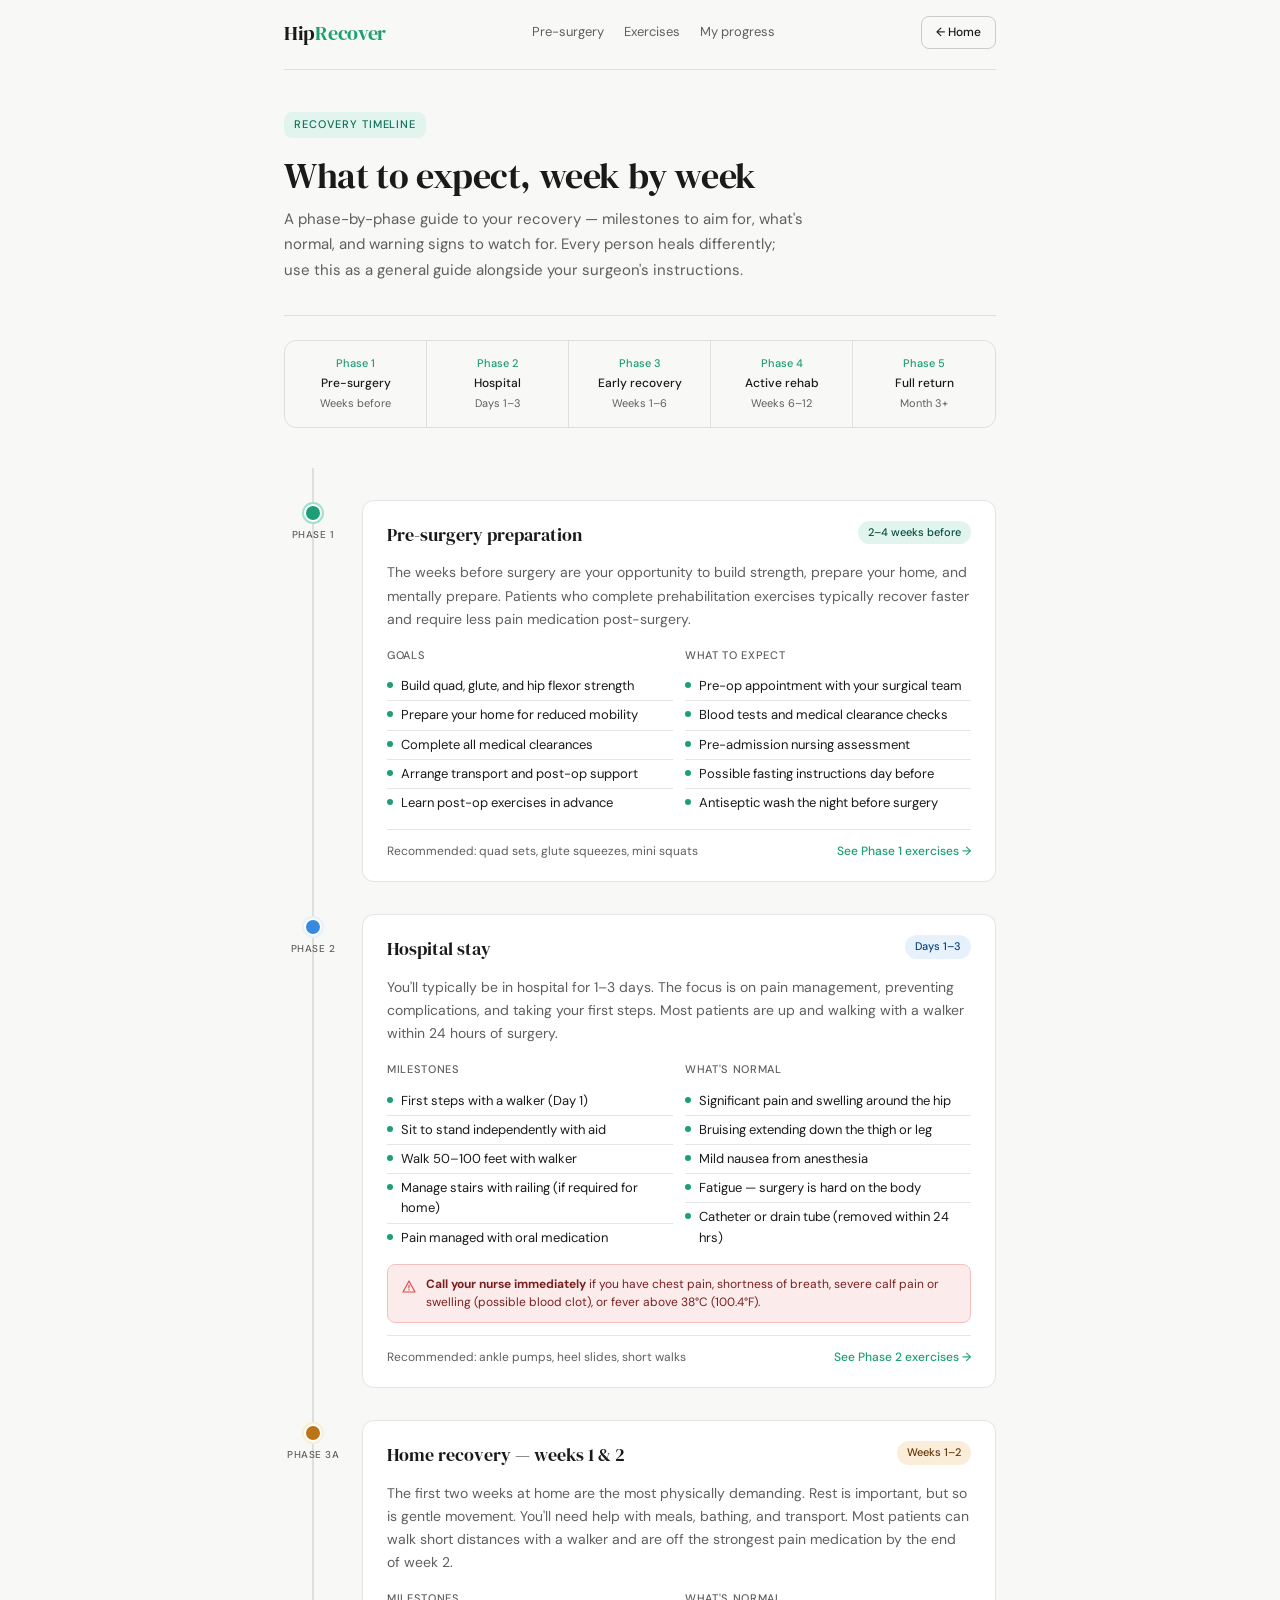
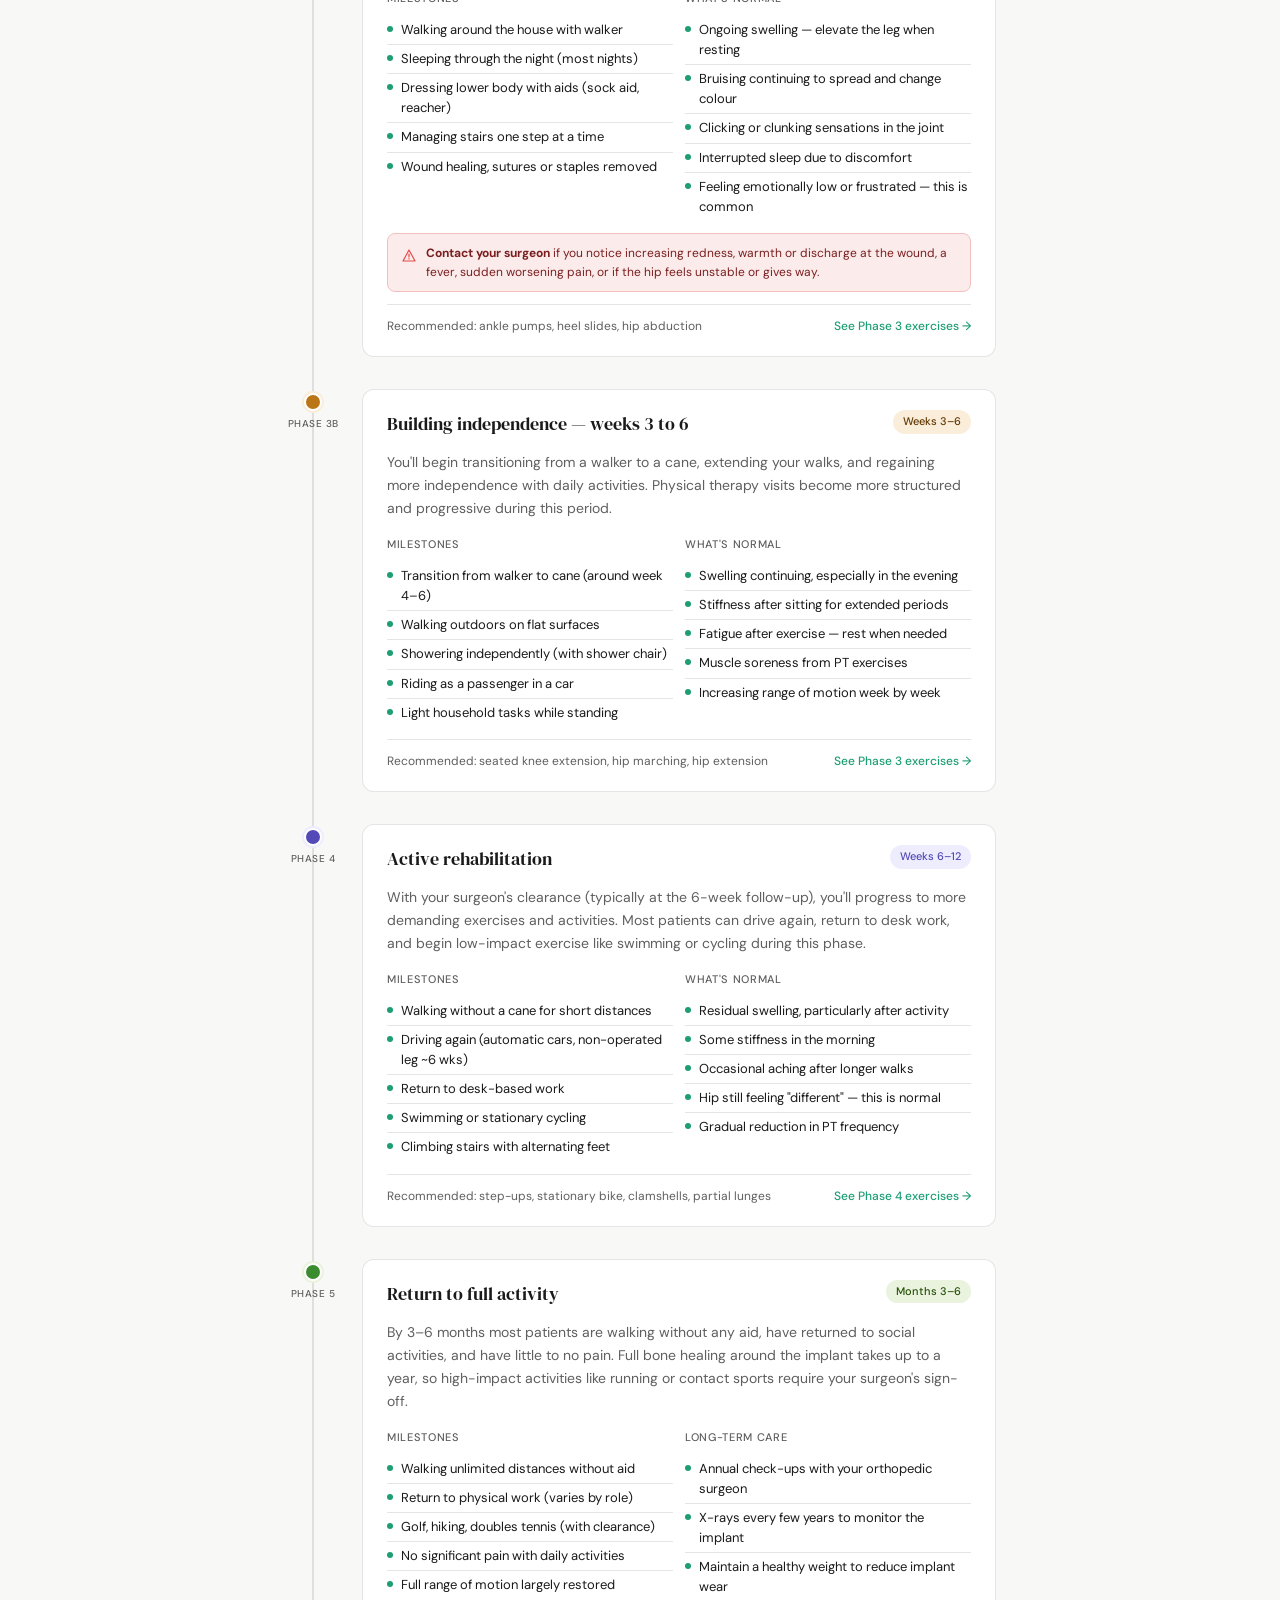
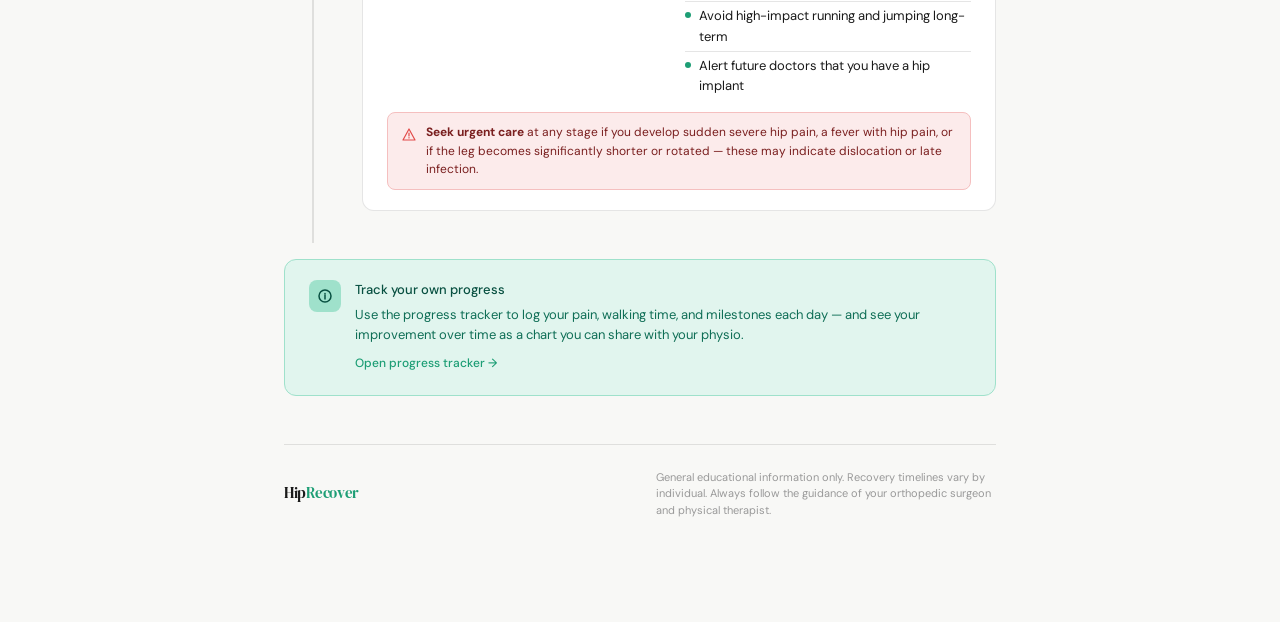
<file: timeline.html>
<!DOCTYPE html>
<html lang="en">
<head>
  <meta charset="UTF-8">
  <meta name="viewport" content="width=device-width, initial-scale=1.0">
  <title>Recovery Timeline — HipRecover</title>
  <link rel="stylesheet" href="css/styles.css">
  <style>
    .timeline { position: relative; padding: 2rem 0; }
    .timeline::before {
      content: ''; position: absolute; left: 28px; top: 0; bottom: 0;
      width: 2px; background: var(--border); z-index: 0;
    }
    .tl-item { display: flex; gap: 20px; margin-bottom: 2rem; position: relative; }
    .tl-item:last-child { margin-bottom: 0; }
    .tl-marker {
      flex-shrink: 0; width: 58px; display: flex; flex-direction: column;
      align-items: center; gap: 6px; z-index: 1;
    }
    .tl-dot {
      width: 18px; height: 18px; border-radius: 50%; border: 2px solid var(--white);
      box-shadow: 0 0 0 2px var(--border); flex-shrink: 0; margin-top: 4px;
    }
    .tl-dot.teal   { background: var(--teal-400); box-shadow: 0 0 0 2px var(--teal-100); }
    .tl-dot.amber  { background: #BA7517;          box-shadow: 0 0 0 2px var(--amber-50); }
    .tl-dot.blue   { background: #378ADD;          box-shadow: 0 0 0 2px var(--blue-50); }
    .tl-dot.purple { background: #534AB7;          box-shadow: 0 0 0 2px var(--purple-50); }
    .tl-dot.green  { background: #3A8C2F;          box-shadow: 0 0 0 2px var(--green-50); }
    .tl-phase-label {
      font-size: 10px; font-weight: 500; text-transform: uppercase;
      letter-spacing: .05em; color: var(--text-muted); text-align: center;
      line-height: 1.3; white-space: nowrap;
    }
    .tl-body {
      flex: 1; background: var(--white); border: 1px solid var(--border);
      border-radius: var(--radius-lg); padding: 1.25rem 1.5rem;
      min-width: 0;
    }
    .tl-body:hover { border-color: var(--teal-100); }
    .tl-header { display: flex; align-items: flex-start; justify-content: space-between; gap: 10px; margin-bottom: .75rem; flex-wrap: wrap; }
    .tl-title { font-family: 'DM Serif Display', serif; font-size: 18px; font-weight: 400; }
    .tl-badge { font-size: 11px; font-weight: 500; padding: 3px 10px; border-radius: 99px; white-space: nowrap; flex-shrink: 0; }
    .badge-pre    { background: var(--teal-50);   color: var(--teal-800); }
    .badge-hosp   { background: var(--blue-50);   color: var(--blue-800); }
    .badge-early  { background: var(--amber-50);  color: var(--amber-800); }
    .badge-mid    { background: var(--purple-50); color: var(--purple-600); }
    .badge-late   { background: var(--green-50);  color: var(--green-800); }
    .tl-desc { font-size: 14px; color: var(--text-muted); line-height: 1.65; margin-bottom: 1rem; }
    .tl-cols { display: grid; grid-template-columns: repeat(2, 1fr); gap: 12px; }
    .tl-col h4 { font-size: 11px; font-weight: 500; text-transform: uppercase; letter-spacing: .06em; color: var(--text-muted); margin-bottom: 8px; }
    .tl-list { list-style: none; }
    .tl-list li { font-size: 13px; color: var(--text); line-height: 1.55; padding: 4px 0; border-bottom: 1px solid var(--border); display: flex; gap: 8px; align-items: flex-start; }
    .tl-list li:last-child { border-bottom: none; }
    .tl-list li::before { content: ''; width: 6px; height: 6px; border-radius: 50%; background: var(--teal-400); flex-shrink: 0; margin-top: 6px; }
    .tl-list.warn li::before { background: #E24B4A; }
    .tl-warn { background: #FCEBEB; border: 1px solid #F5BFBF; border-radius: var(--radius-md); padding: 10px 14px; margin-top: 12px; display: flex; gap: 10px; align-items: flex-start; }
    .tl-warn-icon { flex-shrink: 0; margin-top: 1px; }
    .tl-warn p { font-size: 12px; color: #7A1F1F; line-height: 1.55; }
    .tl-exercises { margin-top: 12px; padding-top: 12px; border-top: 1px solid var(--border); display: flex; align-items: center; justify-content: space-between; flex-wrap: wrap; gap: 8px; }
    .tl-exercises span { font-size: 12px; color: var(--text-muted); }
    .tl-exercises a { font-size: 12px; font-weight: 500; color: var(--teal-400); text-decoration: none; }
    .tl-exercises a:hover { color: var(--teal-800); }
    .progress-overview {
      display: grid; grid-template-columns: repeat(5, 1fr); gap: 0;
      border: 1px solid var(--border); border-radius: var(--radius-lg);
      overflow: hidden; margin: 1.5rem 0 2.5rem;
    }
    .po-step { padding: .9rem .75rem; border-right: 1px solid var(--border); text-align: center; cursor: pointer; transition: background .15s; }
    .po-step:last-child { border-right: none; }
    .po-step:hover { background: var(--teal-50); }
    .po-step.active { background: var(--teal-50); }
    .po-num { font-size: 11px; font-weight: 500; color: var(--teal-400); margin-bottom: 3px; }
    .po-label { font-size: 12px; font-weight: 500; line-height: 1.3; }
    .po-time { font-size: 11px; color: var(--text-muted); margin-top: 3px; }

    @media (max-width: 600px) {
      .timeline::before { left: 16px; }
      .tl-marker { width: 34px; }
      .tl-phase-label { display: none; }
      .tl-cols { grid-template-columns: 1fr; }
      .progress-overview { grid-template-columns: 1fr; }
      .po-step { border-right: none; border-bottom: 1px solid var(--border); }
      .po-step:last-child { border-bottom: none; }
    }
  </style>
</head>
<body>
<div class="page-wrap">

  <nav class="site-nav">
    <a href="index.html" class="logo">Hip<span>Recover</span></a>
    <div class="nav-links">
      <a href="checklist.html">Pre-surgery</a>
      <a href="exercises.html">Exercises</a>
      <a href="tracker.html">My progress</a>
    </div>
    <a href="index.html" class="nav-cta">← Home</a>
  </nav>

  <div class="page-header">
    <div class="tag">Recovery Timeline</div>
    <h1>What to expect, week by week</h1>
    <p>A phase-by-phase guide to your recovery — milestones to aim for, what's normal, and warning signs to watch for. Every person heals differently; use this as a general guide alongside your surgeon's instructions.</p>
  </div>

  <div class="progress-overview">
    <div class="po-step active" onclick="scrollTo('phase-pre')">
      <div class="po-num">Phase 1</div>
      <div class="po-label">Pre-surgery</div>
      <div class="po-time">Weeks before</div>
    </div>
    <div class="po-step" onclick="scrollTo('phase-hosp')">
      <div class="po-num">Phase 2</div>
      <div class="po-label">Hospital</div>
      <div class="po-time">Days 1–3</div>
    </div>
    <div class="po-step" onclick="scrollTo('phase-early')">
      <div class="po-num">Phase 3</div>
      <div class="po-label">Early recovery</div>
      <div class="po-time">Weeks 1–6</div>
    </div>
    <div class="po-step" onclick="scrollTo('phase-mid')">
      <div class="po-num">Phase 4</div>
      <div class="po-label">Active rehab</div>
      <div class="po-time">Weeks 6–12</div>
    </div>
    <div class="po-step" onclick="scrollTo('phase-late')">
      <div class="po-num">Phase 5</div>
      <div class="po-label">Full return</div>
      <div class="po-time">Month 3+</div>
    </div>
  </div>

  <div class="timeline">

    <!-- PHASE 1: PRE-SURGERY -->
    <div class="tl-item" id="phase-pre">
      <div class="tl-marker">
        <div class="tl-dot teal"></div>
        <div class="tl-phase-label">Phase 1</div>
      </div>
      <div class="tl-body">
        <div class="tl-header">
          <div class="tl-title">Pre-surgery preparation</div>
          <span class="tl-badge badge-pre">2–4 weeks before</span>
        </div>
        <p class="tl-desc">The weeks before surgery are your opportunity to build strength, prepare your home, and mentally prepare. Patients who complete prehabilitation exercises typically recover faster and require less pain medication post-surgery.</p>
        <div class="tl-cols">
          <div class="tl-col">
            <h4>Goals</h4>
            <ul class="tl-list">
              <li>Build quad, glute, and hip flexor strength</li>
              <li>Prepare your home for reduced mobility</li>
              <li>Complete all medical clearances</li>
              <li>Arrange transport and post-op support</li>
              <li>Learn post-op exercises in advance</li>
            </ul>
          </div>
          <div class="tl-col">
            <h4>What to expect</h4>
            <ul class="tl-list">
              <li>Pre-op appointment with your surgical team</li>
              <li>Blood tests and medical clearance checks</li>
              <li>Pre-admission nursing assessment</li>
              <li>Possible fasting instructions day before</li>
              <li>Antiseptic wash the night before surgery</li>
            </ul>
          </div>
        </div>
        <div class="tl-exercises">
          <span>Recommended: quad sets, glute squeezes, mini squats</span>
          <a href="exercises.html">See Phase 1 exercises →</a>
        </div>
      </div>
    </div>

    <!-- PHASE 2: HOSPITAL -->
    <div class="tl-item" id="phase-hosp">
      <div class="tl-marker">
        <div class="tl-dot blue"></div>
        <div class="tl-phase-label">Phase 2</div>
      </div>
      <div class="tl-body">
        <div class="tl-header">
          <div class="tl-title">Hospital stay</div>
          <span class="tl-badge badge-hosp">Days 1–3</span>
        </div>
        <p class="tl-desc">You'll typically be in hospital for 1–3 days. The focus is on pain management, preventing complications, and taking your first steps. Most patients are up and walking with a walker within 24 hours of surgery.</p>
        <div class="tl-cols">
          <div class="tl-col">
            <h4>Milestones</h4>
            <ul class="tl-list">
              <li>First steps with a walker (Day 1)</li>
              <li>Sit to stand independently with aid</li>
              <li>Walk 50–100 feet with walker</li>
              <li>Manage stairs with railing (if required for home)</li>
              <li>Pain managed with oral medication</li>
            </ul>
          </div>
          <div class="tl-col">
            <h4>What's normal</h4>
            <ul class="tl-list">
              <li>Significant pain and swelling around the hip</li>
              <li>Bruising extending down the thigh or leg</li>
              <li>Mild nausea from anesthesia</li>
              <li>Fatigue — surgery is hard on the body</li>
              <li>Catheter or drain tube (removed within 24 hrs)</li>
            </ul>
          </div>
        </div>
        <div class="tl-warn">
          <div class="tl-warn-icon">
            <svg width="14" height="14" viewBox="0 0 14 14" fill="none"><path d="M7 1L13 12H1L7 1Z" stroke="#E24B4A" stroke-width="1.2" fill="none" stroke-linejoin="round"/><path d="M7 5v3M7 9.5v.5" stroke="#E24B4A" stroke-width="1.2" stroke-linecap="round"/></svg>
          </div>
          <p><strong>Call your nurse immediately</strong> if you have chest pain, shortness of breath, severe calf pain or swelling (possible blood clot), or fever above 38°C (100.4°F).</p>
        </div>
        <div class="tl-exercises">
          <span>Recommended: ankle pumps, heel slides, short walks</span>
          <a href="exercises.html">See Phase 2 exercises →</a>
        </div>
      </div>
    </div>

    <!-- PHASE 3A: WEEKS 1-2 -->
    <div class="tl-item" id="phase-early">
      <div class="tl-marker">
        <div class="tl-dot amber"></div>
        <div class="tl-phase-label">Phase 3a</div>
      </div>
      <div class="tl-body">
        <div class="tl-header">
          <div class="tl-title">Home recovery — weeks 1 &amp; 2</div>
          <span class="tl-badge badge-early">Weeks 1–2</span>
        </div>
        <p class="tl-desc">The first two weeks at home are the most physically demanding. Rest is important, but so is gentle movement. You'll need help with meals, bathing, and transport. Most patients can walk short distances with a walker and are off the strongest pain medication by the end of week 2.</p>
        <div class="tl-cols">
          <div class="tl-col">
            <h4>Milestones</h4>
            <ul class="tl-list">
              <li>Walking around the house with walker</li>
              <li>Sleeping through the night (most nights)</li>
              <li>Dressing lower body with aids (sock aid, reacher)</li>
              <li>Managing stairs one step at a time</li>
              <li>Wound healing, sutures or staples removed</li>
            </ul>
          </div>
          <div class="tl-col">
            <h4>What's normal</h4>
            <ul class="tl-list">
              <li>Ongoing swelling — elevate the leg when resting</li>
              <li>Bruising continuing to spread and change colour</li>
              <li>Clicking or clunking sensations in the joint</li>
              <li>Interrupted sleep due to discomfort</li>
              <li>Feeling emotionally low or frustrated — this is common</li>
            </ul>
          </div>
        </div>
        <div class="tl-warn">
          <div class="tl-warn-icon">
            <svg width="14" height="14" viewBox="0 0 14 14" fill="none"><path d="M7 1L13 12H1L7 1Z" stroke="#E24B4A" stroke-width="1.2" fill="none" stroke-linejoin="round"/><path d="M7 5v3M7 9.5v.5" stroke="#E24B4A" stroke-width="1.2" stroke-linecap="round"/></svg>
          </div>
          <p><strong>Contact your surgeon</strong> if you notice increasing redness, warmth or discharge at the wound, a fever, sudden worsening pain, or if the hip feels unstable or gives way.</p>
        </div>
        <div class="tl-exercises">
          <span>Recommended: ankle pumps, heel slides, hip abduction</span>
          <a href="exercises.html">See Phase 3 exercises →</a>
        </div>
      </div>
    </div>

    <!-- PHASE 3B: WEEKS 3-6 -->
    <div class="tl-item">
      <div class="tl-marker">
        <div class="tl-dot amber"></div>
        <div class="tl-phase-label">Phase 3b</div>
      </div>
      <div class="tl-body">
        <div class="tl-header">
          <div class="tl-title">Building independence — weeks 3 to 6</div>
          <span class="tl-badge badge-early">Weeks 3–6</span>
        </div>
        <p class="tl-desc">You'll begin transitioning from a walker to a cane, extending your walks, and regaining more independence with daily activities. Physical therapy visits become more structured and progressive during this period.</p>
        <div class="tl-cols">
          <div class="tl-col">
            <h4>Milestones</h4>
            <ul class="tl-list">
              <li>Transition from walker to cane (around week 4–6)</li>
              <li>Walking outdoors on flat surfaces</li>
              <li>Showering independently (with shower chair)</li>
              <li>Riding as a passenger in a car</li>
              <li>Light household tasks while standing</li>
            </ul>
          </div>
          <div class="tl-col">
            <h4>What's normal</h4>
            <ul class="tl-list">
              <li>Swelling continuing, especially in the evening</li>
              <li>Stiffness after sitting for extended periods</li>
              <li>Fatigue after exercise — rest when needed</li>
              <li>Muscle soreness from PT exercises</li>
              <li>Increasing range of motion week by week</li>
            </ul>
          </div>
        </div>
        <div class="tl-exercises">
          <span>Recommended: seated knee extension, hip marching, hip extension</span>
          <a href="exercises.html">See Phase 3 exercises →</a>
        </div>
      </div>
    </div>

    <!-- PHASE 4: WEEKS 6-12 -->
    <div class="tl-item" id="phase-mid">
      <div class="tl-marker">
        <div class="tl-dot purple"></div>
        <div class="tl-phase-label">Phase 4</div>
      </div>
      <div class="tl-body">
        <div class="tl-header">
          <div class="tl-title">Active rehabilitation</div>
          <span class="tl-badge badge-mid">Weeks 6–12</span>
        </div>
        <p class="tl-desc">With your surgeon's clearance (typically at the 6-week follow-up), you'll progress to more demanding exercises and activities. Most patients can drive again, return to desk work, and begin low-impact exercise like swimming or cycling during this phase.</p>
        <div class="tl-cols">
          <div class="tl-col">
            <h4>Milestones</h4>
            <ul class="tl-list">
              <li>Walking without a cane for short distances</li>
              <li>Driving again (automatic cars, non-operated leg ~6 wks)</li>
              <li>Return to desk-based work</li>
              <li>Swimming or stationary cycling</li>
              <li>Climbing stairs with alternating feet</li>
            </ul>
          </div>
          <div class="tl-col">
            <h4>What's normal</h4>
            <ul class="tl-list">
              <li>Residual swelling, particularly after activity</li>
              <li>Some stiffness in the morning</li>
              <li>Occasional aching after longer walks</li>
              <li>Hip still feeling "different" — this is normal</li>
              <li>Gradual reduction in PT frequency</li>
            </ul>
          </div>
        </div>
        <div class="tl-exercises">
          <span>Recommended: step-ups, stationary bike, clamshells, partial lunges</span>
          <a href="exercises.html">See Phase 4 exercises →</a>
        </div>
      </div>
    </div>

    <!-- PHASE 5: 3-6 MONTHS -->
    <div class="tl-item" id="phase-late">
      <div class="tl-marker">
        <div class="tl-dot green"></div>
        <div class="tl-phase-label">Phase 5</div>
      </div>
      <div class="tl-body">
        <div class="tl-header">
          <div class="tl-title">Return to full activity</div>
          <span class="tl-badge badge-late">Months 3–6</span>
        </div>
        <p class="tl-desc">By 3–6 months most patients are walking without any aid, have returned to social activities, and have little to no pain. Full bone healing around the implant takes up to a year, so high-impact activities like running or contact sports require your surgeon's sign-off.</p>
        <div class="tl-cols">
          <div class="tl-col">
            <h4>Milestones</h4>
            <ul class="tl-list">
              <li>Walking unlimited distances without aid</li>
              <li>Return to physical work (varies by role)</li>
              <li>Golf, hiking, doubles tennis (with clearance)</li>
              <li>No significant pain with daily activities</li>
              <li>Full range of motion largely restored</li>
            </ul>
          </div>
          <div class="tl-col">
            <h4>Long-term care</h4>
            <ul class="tl-list">
              <li>Annual check-ups with your orthopedic surgeon</li>
              <li>X-rays every few years to monitor the implant</li>
              <li>Maintain a healthy weight to reduce implant wear</li>
              <li>Avoid high-impact running and jumping long-term</li>
              <li>Alert future doctors that you have a hip implant</li>
            </ul>
          </div>
        </div>
        <div class="tl-warn">
          <div class="tl-warn-icon">
            <svg width="14" height="14" viewBox="0 0 14 14" fill="none"><path d="M7 1L13 12H1L7 1Z" stroke="#E24B4A" stroke-width="1.2" fill="none" stroke-linejoin="round"/><path d="M7 5v3M7 9.5v.5" stroke="#E24B4A" stroke-width="1.2" stroke-linecap="round"/></svg>
          </div>
          <p><strong>Seek urgent care</strong> at any stage if you develop sudden severe hip pain, a fever with hip pain, or if the leg becomes significantly shorter or rotated — these may indicate dislocation or late infection.</p>
        </div>
      </div>
    </div>

  </div><!-- end timeline -->

  <div class="info-box" style="margin-top:1rem;">
    <div class="info-icon">
      <svg width="16" height="16" viewBox="0 0 16 16" fill="none"><circle cx="8" cy="8" r="6" stroke="#085041" stroke-width="1.5"/><path d="M8 7v4M8 5.5v.5" stroke="#085041" stroke-width="1.5" stroke-linecap="round"/></svg>
    </div>
    <div>
      <h4>Track your own progress</h4>
      <p>Use the progress tracker to log your pain, walking time, and milestones each day — and see your improvement over time as a chart you can share with your physio.</p>
      <a href="tracker.html" style="display:inline-block;margin-top:.5rem;font-size:12px;font-weight:500;color:var(--teal-400);text-decoration:none;">Open progress tracker →</a>
    </div>
  </div>

  <footer class="site-footer">
    <a href="index.html" class="logo">Hip<span>Recover</span></a>
    <p class="footer-note">General educational information only. Recovery timelines vary by individual. Always follow the guidance of your orthopedic surgeon and physical therapist.</p>
  </footer>

</div>
<script>
function scrollTo(id) {
  const el = document.getElementById(id);
  if (el) el.scrollIntoView({ behavior: 'smooth', block: 'start' });
  document.querySelectorAll('.po-step').forEach(s => s.classList.remove('active'));
  event.currentTarget.classList.add('active');
}
</script>
</body>
</html>
</file>
<file: css/styles.css>
@import url('https://fonts.googleapis.com/css2?family=DM+Serif+Display:ital@0;1&family=DM+Sans:opsz,wght@9..40,300;9..40,400;9..40,500&display=swap');

*, *::before, *::after { box-sizing: border-box; margin: 0; padding: 0; }

:root {
  --teal-50:  #E1F5EE;
  --teal-100: #9FE1CB;
  --teal-400: #1D9E75;
  --teal-600: #0F6E56;
  --teal-800: #085041;
  --teal-900: #04342C;
  --amber-50: #FAEEDA;
  --amber-100:#FAC775;
  --amber-800:#633806;
  --blue-50:  #E6F1FB;
  --blue-600: #185FA5;
  --blue-800: #0C447C;
  --coral-50: #FAECE7;
  --coral-600:#993C1D;
  --purple-50:#EEEDFE;
  --purple-600:#534AB7;
  --green-50: #EAF3DE;
  --green-800:#27500A;
  --red-50:   #FCEBEB;
  --red-800:  #791F1F;
  --gray-100: #D3D1C7;
  --text:     #1a1a1a;
  --text-muted: #5f5f5f;
  --text-hint:  #999;
  --border:   rgba(0,0,0,0.1);
  --border-md: rgba(0,0,0,0.18);
  --surface:  #f8f8f6;
  --white:    #ffffff;
  --radius-sm: 6px;
  --radius-md: 8px;
  --radius-lg: 12px;
}

html { font-size: 16px; -webkit-text-size-adjust: 100%; }
body { font-family: 'DM Sans', sans-serif; color: var(--text); background: var(--surface); line-height: 1.6; }

.page-wrap { max-width: 760px; margin: 0 auto; padding: 0 24px 80px; }

/* NAV */
.site-nav {
  display: flex; align-items: center; justify-content: space-between;
  padding: 1rem 0 1.25rem;
  border-bottom: 1px solid var(--border);
  flex-wrap: wrap; gap: 10px;
}
.logo { font-family: 'DM Serif Display', serif; font-size: 20px; letter-spacing: -0.3px; text-decoration: none; color: var(--text); }
.logo span { color: var(--teal-400); }
.nav-links { display: flex; gap: 20px; flex-wrap: wrap; }
.nav-links a { font-size: 13px; color: var(--text-muted); text-decoration: none; }
.nav-links a:hover, .nav-links a.active { color: var(--text); }
.nav-cta { font-size: 12px; font-weight: 500; padding: 6px 14px; border: 1px solid var(--border-md); border-radius: var(--radius-md); cursor: pointer; background: transparent; color: var(--text); text-decoration: none; }
.nav-cta:hover { background: var(--surface); }

/* PAGE HEADER */
.page-header { padding: 2.5rem 0 2rem; border-bottom: 1px solid var(--border); }
.tag { display: inline-block; font-size: 11px; font-weight: 500; letter-spacing: .08em; text-transform: uppercase; color: var(--teal-600); background: var(--teal-50); padding: 4px 10px; border-radius: var(--radius-md); margin-bottom: 1rem; }
.page-header h1 { font-family: 'DM Serif Display', serif; font-size: 36px; font-weight: 400; letter-spacing: -.4px; margin-bottom: .6rem; line-height: 1.2; }
.page-header h1 em { font-style: italic; color: var(--teal-400); }
.page-header p { font-size: 15px; color: var(--text-muted); line-height: 1.7; max-width: 520px; }

/* BUTTONS */
.btn-primary { font-size: 14px; font-weight: 500; padding: 10px 22px; background: var(--teal-400); color: #fff; border: none; border-radius: var(--radius-md); cursor: pointer; text-decoration: none; display: inline-block; }
.btn-primary:hover { background: var(--teal-600); }
.btn-ghost { font-size: 14px; font-weight: 400; padding: 10px 22px; background: transparent; color: var(--text-muted); border: 1px solid var(--border-md); border-radius: var(--radius-md); cursor: pointer; text-decoration: none; display: inline-block; }
.btn-ghost:hover { background: #fff; }
.btn-dark { font-size: 13px; font-weight: 500; padding: 10px 20px; background: var(--teal-800); color: var(--teal-50); border: none; border-radius: var(--radius-md); cursor: pointer; text-decoration: none; display: inline-block; white-space: nowrap; }
.btn-dark:hover { background: var(--teal-900); }

/* CARDS */
.card { background: var(--white); border: 1px solid var(--border); border-radius: var(--radius-lg); padding: 1.25rem; }
.card:hover { border-color: var(--teal-100); }

/* INFO BOX */
.info-box { background: var(--teal-50); border: 1px solid var(--teal-100); border-radius: var(--radius-lg); padding: 1.25rem 1.5rem; display: flex; gap: 14px; align-items: flex-start; }
.info-icon { flex-shrink: 0; width: 32px; height: 32px; background: var(--teal-100); border-radius: 8px; display: flex; align-items: center; justify-content: center; }
.info-box h4 { font-size: 13px; font-weight: 500; color: var(--teal-800); margin-bottom: 4px; }
.info-box p { font-size: 13px; color: var(--teal-600); line-height: 1.6; }
.info-box a { color: var(--teal-400); font-weight: 500; text-decoration: none; }
.info-box a:hover { color: var(--teal-800); }

/* SECTION HEADING */
.section-heading { font-size: 15px; font-weight: 500; margin: 2.5rem 0 1rem; padding-bottom: .75rem; border-bottom: 1px solid var(--border); }

/* FOOTER */
.site-footer { border-top: 1px solid var(--border); padding: 1.5rem 0; display: flex; align-items: center; justify-content: space-between; flex-wrap: wrap; gap: 12px; margin-top: 3rem; }
.site-footer .logo { font-size: 15px; }
.footer-note { font-size: 11px; color: var(--text-hint); max-width: 340px; line-height: 1.5; }

/* PHASE BAR */
.phase-bar { display: flex; border: 1px solid var(--border); border-radius: var(--radius-lg); overflow: hidden; margin: 2rem 0; }
.phase { flex: 1; padding: .9rem 1rem; border-right: 1px solid var(--border); cursor: default; }
.phase:last-child { border-right: none; }
.phase-num { font-size: 11px; font-weight: 500; color: var(--teal-400); margin-bottom: 3px; }
.phase-label { font-size: 13px; font-weight: 500; }
.phase-sub { font-size: 11px; color: var(--text-muted); margin-top: 2px; }
.phase.active { background: var(--teal-50); }

/* STATS ROW */
.stats-row { display: grid; grid-template-columns: repeat(3, 1fr); gap: 0; border: 1px solid var(--border); border-radius: var(--radius-lg); overflow: hidden; margin: 2rem 0; }
.stat { padding: 1.25rem; border-right: 1px solid var(--border); text-align: center; }
.stat:last-child { border-right: none; }
.stat-num { font-family: 'DM Serif Display', serif; font-size: 30px; color: var(--teal-400); }
.stat-label { font-size: 12px; color: var(--text-muted); margin-top: 4px; line-height: 1.4; }

/* SECTION CARDS GRID */
.cards-grid { display: grid; grid-template-columns: repeat(2, 1fr); gap: 16px; padding: 2rem 0; }
.section-card { display: block; text-decoration: none; color: inherit; }
.section-card .card-icon { width: 36px; height: 36px; border-radius: 8px; display: flex; align-items: center; justify-content: center; margin-bottom: 12px; }
.section-card h3 { font-size: 14px; font-weight: 500; margin-bottom: 6px; }
.section-card p { font-size: 13px; color: var(--text-muted); line-height: 1.55; }
.card-link { display: inline-block; margin-top: 10px; font-size: 12px; color: var(--teal-400); font-weight: 500; }

/* CTA STRIP */
.cta-strip { background: var(--teal-50); border: 1px solid var(--teal-100); border-radius: var(--radius-lg); padding: 2rem 1.75rem; display: flex; align-items: center; justify-content: space-between; gap: 1rem; margin: 2rem 0; }
.cta-strip h2 { font-family: 'DM Serif Display', serif; font-size: 22px; color: var(--teal-800); font-weight: 400; margin-bottom: 6px; }
.cta-strip p { font-size: 13px; color: var(--teal-600); line-height: 1.55; max-width: 340px; }

/* FILTER BAR */
.filter-bar { display: flex; gap: 8px; padding: 1.25rem 0; flex-wrap: wrap; border-bottom: 1px solid var(--border); }
.filter-btn { font-size: 12px; font-weight: 500; padding: 6px 14px; border-radius: 99px; cursor: pointer; border: 1px solid var(--border-md); background: transparent; color: var(--text-muted); }
.filter-btn:hover { background: var(--white); color: var(--text); }
.filter-btn.active { background: var(--teal-400); color: #fff; border-color: var(--teal-400); }

/* EXERCISE CARDS */
.ex-grid { display: grid; grid-template-columns: repeat(2, 1fr); gap: 14px; margin-bottom: 2rem; }
.ex-card { background: var(--white); border: 1px solid var(--border); border-radius: var(--radius-lg); overflow: hidden; cursor: pointer; }
.ex-card:hover { border-color: var(--teal-100); }
.ex-card.open { border-color: var(--teal-400); }
.ex-illus { height: 96px; display: flex; align-items: center; justify-content: center; background: var(--surface); position: relative; }
.diff { position: absolute; top: 8px; right: 8px; font-size: 10px; font-weight: 500; padding: 2px 8px; border-radius: 99px; }
.easy { background: var(--teal-50); color: var(--teal-800); }
.mod  { background: var(--amber-50); color: var(--amber-800); }
.hard { background: var(--coral-50); color: var(--coral-600); }
.ex-body { padding: 12px 14px; }
.ex-name { font-size: 14px; font-weight: 500; margin-bottom: 4px; }
.ex-meta { display: flex; gap: 10px; margin-bottom: 6px; }
.ex-meta span { font-size: 11px; color: var(--text-muted); }
.ex-desc { font-size: 12px; color: var(--text-muted); line-height: 1.55; }
.ex-steps { margin-top: 12px; padding-top: 12px; border-top: 1px solid var(--border); display: none; }
.ex-card.open .ex-steps { display: block; }
.steps-lbl { font-size: 11px; font-weight: 500; text-transform: uppercase; letter-spacing: .06em; color: var(--text-muted); margin-bottom: 8px; }
.step { display: flex; gap: 10px; margin-bottom: 8px; align-items: flex-start; }
.sn { width: 20px; height: 20px; border-radius: 50%; background: var(--teal-50); color: var(--teal-800); font-size: 11px; font-weight: 500; display: flex; align-items: center; justify-content: center; flex-shrink: 0; margin-top: 1px; }
.step p { font-size: 12px; line-height: 1.55; color: var(--text-muted); }
.ex-tog { font-size: 12px; color: var(--teal-400); font-weight: 500; margin-top: 10px; display: inline-block; cursor: pointer; }
.phase-section { padding: 2rem 0 0; }
.ph-head { display: flex; align-items: baseline; gap: 10px; margin-bottom: 1.25rem; flex-wrap: wrap; }
.ph-badge { font-size: 11px; font-weight: 500; letter-spacing: .06em; text-transform: uppercase; color: var(--teal-600); background: var(--teal-50); padding: 3px 9px; border-radius: var(--radius-md); }
.ph-title { font-family: 'DM Serif Display', serif; font-size: 20px; font-weight: 400; }
.ph-sub { font-size: 12px; color: var(--text-muted); }
.divider { border: none; border-top: 1px solid var(--border); margin: .5rem 0 2rem; }

/* CHECKLIST */
.check-item { display: flex; align-items: flex-start; gap: 12px; padding: .8rem 0; border-bottom: 1px solid var(--border); cursor: pointer; }
.check-item:last-child { border-bottom: none; }
.cb { width: 18px; height: 18px; border: 1px solid var(--border-md); border-radius: 4px; flex-shrink: 0; margin-top: 2px; display: flex; align-items: center; justify-content: center; transition: all .15s; }
.cb.done { background: var(--teal-400); border-color: var(--teal-400); }
.check-text .label { font-size: 14px; line-height: 1.4; }
.check-text .sub { font-size: 12px; color: var(--text-muted); line-height: 1.5; margin-top: 3px; }
.check-item.done-item .label { color: var(--text-muted); text-decoration: line-through; }
.timing-pill { flex-shrink: 0; font-size: 10px; font-weight: 500; padding: 2px 8px; border-radius: 99px; margin-top: 3px; }
.t4w { background: var(--teal-50); color: var(--teal-800); }
.t2w { background: var(--blue-50); color: var(--blue-800); }
.t1w { background: var(--amber-50); color: var(--amber-800); }
.td  { background: var(--green-50); color: var(--green-800); }
.milestones-grid { display: grid; grid-template-columns: repeat(3, 1fr); gap: 8px; margin: 8px 0 14px; }
.ms-item { display: flex; align-items: center; gap: 8px; padding: 8px 10px; border: 1px solid var(--border); border-radius: var(--radius-md); cursor: pointer; font-size: 12px; }
.ms-item:hover { border-color: var(--teal-100); }
.ms-item.checked { background: var(--teal-50); border-color: var(--teal-100); color: var(--teal-800); }
.ms-cb { width: 14px; height: 14px; border: 1px solid var(--border-md); border-radius: 3px; flex-shrink: 0; display: flex; align-items: center; justify-content: center; }
.ms-item.checked .ms-cb { background: var(--teal-400); border-color: var(--teal-400); }
.progress-label { display: flex; justify-content: space-between; align-items: center; margin-bottom: .4rem; }
.progress-label span { font-size: 12px; color: var(--text-muted); }
.progress-label strong { font-size: 13px; font-weight: 500; color: var(--teal-800); }
.progress-bar-wrap { background: var(--gray-100); border-radius: 99px; height: 6px; overflow: hidden; }
.progress-bar-fill { height: 6px; background: var(--teal-400); border-radius: 99px; transition: width .3s; }
.reset-btn { font-size: 12px; color: var(--text-muted); cursor: pointer; margin-top: .5rem; display: inline-block; background: none; border: none; }
.reset-btn:hover { color: var(--text); }
.sec-icon { width: 28px; height: 28px; border-radius: 8px; display: flex; align-items: center; justify-content: center; flex-shrink: 0; }
.sec-teal   { background: var(--teal-50); }
.sec-amber  { background: var(--amber-50); }
.sec-blue   { background: var(--blue-50); }
.sec-coral  { background: var(--coral-50); }
.sec-purple { background: var(--purple-50); }
.section-head { display: flex; align-items: center; gap: 10px; margin-bottom: 1rem; padding-bottom: .75rem; border-bottom: 1px solid var(--border); }
.section-head h2 { font-size: 15px; font-weight: 500; }
.sec-count { margin-left: auto; font-size: 11px; color: var(--text-muted); }

/* TRACKER */
.stat-cards-row { display: grid; grid-template-columns: repeat(4, 1fr); gap: 10px; margin: 1.5rem 0; }
.stat-tile { background: var(--surface); border-radius: var(--radius-md); padding: 14px 16px; }
.stat-tile .lbl { font-size: 12px; color: var(--text-muted); margin-bottom: 6px; }
.stat-tile .val { font-size: 22px; font-weight: 500; }
.stat-tile .sub { font-size: 11px; color: var(--text-muted); margin-top: 2px; }
.log-form { background: var(--white); border: 1px solid var(--border); border-radius: var(--radius-lg); padding: 1.25rem; }
.form-row { display: grid; grid-template-columns: repeat(2, 1fr); gap: 14px; margin-bottom: 14px; }
.form-row.three { grid-template-columns: repeat(3, 1fr); }
.field label { display: block; font-size: 12px; color: var(--text-muted); margin-bottom: 6px; }
.field input[type=date], .field input[type=number], .field select, .field textarea { width: 100%; font-size: 14px; padding: 8px 10px; border: 1px solid var(--border-md); border-radius: var(--radius-md); background: var(--white); color: var(--text); font-family: 'DM Sans', sans-serif; }
.field textarea { resize: vertical; min-height: 64px; }
.slider-wrap { display: flex; align-items: center; gap: 10px; margin-top: 8px; }
.slider-wrap input[type=range] { flex: 1; }
.slider-val { font-size: 14px; font-weight: 500; min-width: 24px; text-align: right; }
.save-btn { font-size: 13px; font-weight: 500; padding: 9px 22px; background: var(--teal-400); color: #fff; border: none; border-radius: var(--radius-md); cursor: pointer; }
.save-btn:hover { background: var(--teal-600); }
.save-row { display: flex; align-items: center; gap: 12px; }
.save-msg { font-size: 12px; color: var(--teal-600); opacity: 0; transition: opacity .3s; }
.chart-wrap { background: var(--white); border: 1px solid var(--border); border-radius: var(--radius-lg); padding: 1.25rem; margin-bottom: 1rem; }
.chart-head { display: flex; align-items: center; justify-content: space-between; margin-bottom: 1rem; flex-wrap: wrap; gap: 8px; }
.chart-head h3 { font-size: 14px; font-weight: 500; }
.chart-legend { display: flex; gap: 14px; }
.leg-item { display: flex; align-items: center; gap: 5px; font-size: 11px; color: var(--text-muted); }
.leg-dot { width: 8px; height: 8px; border-radius: 50%; flex-shrink: 0; }
.log-table { width: 100%; border-collapse: collapse; font-size: 13px; }
.log-table th { font-size: 11px; font-weight: 500; color: var(--text-muted); text-align: left; padding: 6px 8px; border-bottom: 1px solid var(--border); }
.log-table td { padding: 8px; border-bottom: 1px solid var(--border); vertical-align: top; }
.log-table tr:last-child td { border-bottom: none; }
.pain-badge { display: inline-block; padding: 2px 8px; border-radius: 99px; font-size: 11px; font-weight: 500; }
.pb-low  { background: var(--green-50);  color: var(--green-800); }
.pb-mid  { background: var(--amber-50);  color: var(--amber-800); }
.pb-high { background: var(--coral-50);  color: var(--coral-600); }
.pb-sev  { background: var(--red-50);    color: var(--red-800);   }
.del-btn { font-size: 11px; color: var(--text-muted); cursor: pointer; background: none; border: none; padding: 2px 6px; }
.del-btn:hover { color: #E24B4A; }
.empty-state { text-align: center; padding: 2.5rem; color: var(--text-muted); font-size: 13px; }

@media (max-width: 600px) {
  .cards-grid, .ex-grid { grid-template-columns: 1fr; }
  .stats-row { grid-template-columns: repeat(2, 1fr); }
  .phase-bar { flex-direction: column; }
  .phase { border-right: none; border-bottom: 1px solid var(--border); }
  .phase:last-child { border-bottom: none; }
  .cta-strip { flex-direction: column; }
  .form-row, .form-row.three { grid-template-columns: 1fr; }
  .milestones-grid { grid-template-columns: repeat(2, 1fr); }
  .stat-cards-row { grid-template-columns: repeat(2, 1fr); }
  .nav-links { display: none; }
}
</file>
